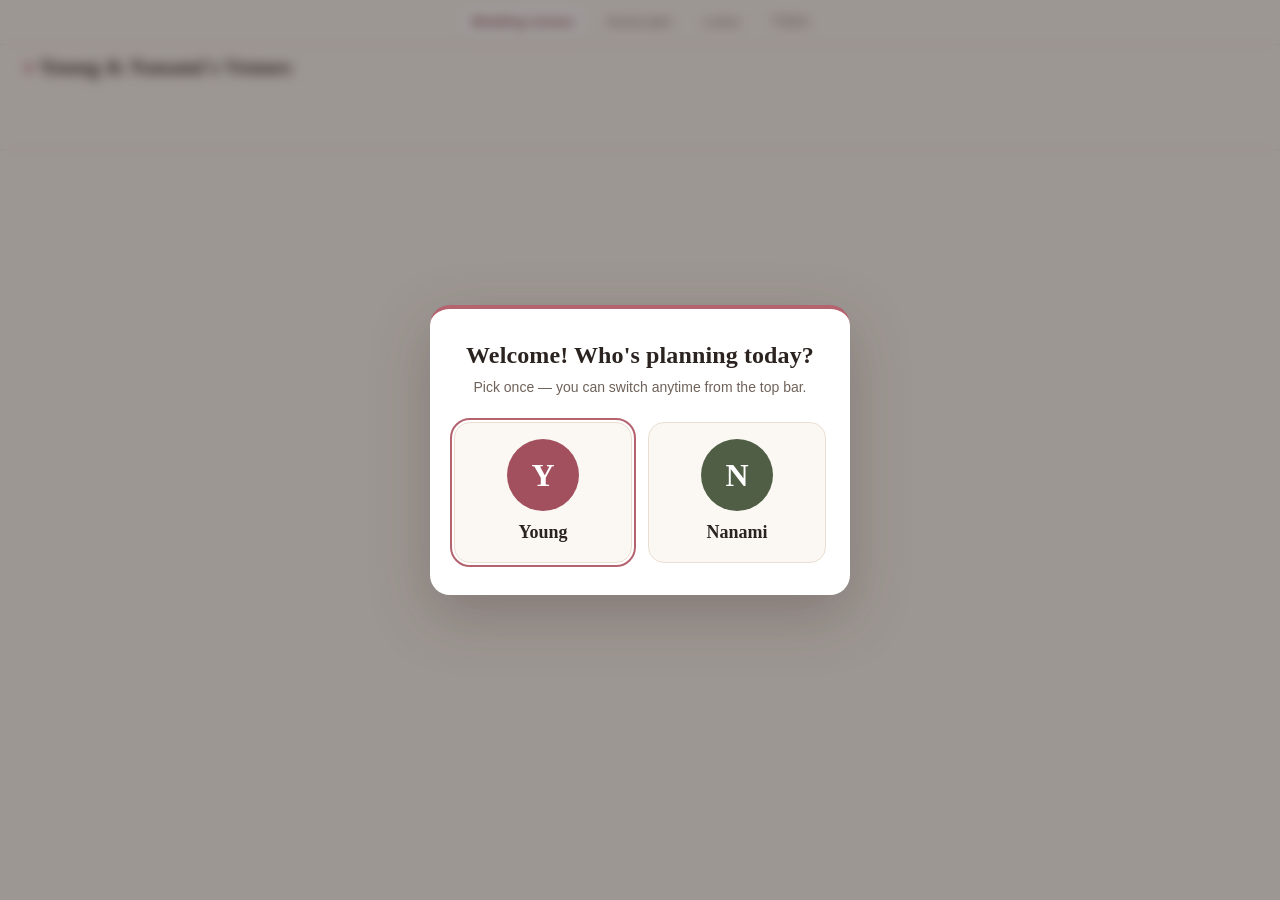
<file: index.html>
<!doctype html>
<html lang="en">
<head>
<meta charset="utf-8">
<meta name="viewport" content="width=device-width,initial-scale=1">
<meta name="robots" content="noindex,nofollow">
<meta name="theme-color" content="#FBF7F2">
<title>Young &amp; Nanami's Venues</title>
<link rel="stylesheet" href="styles.css?v=3">
</head>
<body class="nowho">
<a class="skip" href="#main">Skip to venues</a>
<nav class="sitenav" aria-label="Planner sections">
  <a href="./" aria-current="page">Wedding venues</a>
  <a href="house-plan/">House plan</a>
  <a href="loans/">Loans</a>
  <a href="todo/">TODO</a>
</nav>
<header id="hdr">
  <div class="top">
    <div class="brand">
      <h1><span class="heart" aria-hidden="true">&#9829;</span> <span id="title">Young &amp; Nanami's Venues</span></h1>
      <span id="sync" class="sync local" role="status" title="Sync status"><span class="dot" aria-hidden="true"></span><span class="txt">On this device only</span></span>
    </div>
    <button id="switchWho" class="whochip" type="button" aria-label="Switch who is planning"></button>
  </div>
  <div class="bar">
    <nav class="views" aria-label="Views">
      <a href="#all" data-view="venues">Venues</a>
      <a href="#compare" data-view="compare">Compare</a>
      <a href="#requests" data-view="requests">Requests</a>
    </nav>
    <div class="progress" id="progress" aria-label="Voting progress"></div>
  </div>
</header>

<div id="main" tabindex="-1">
  <section id="pcard" class="pcard hide" aria-label="Our progress"></section>
  <div id="venuesView">
    <div class="search">
      <input id="q" type="search" placeholder="Search venues (name, town, type\u2026)" aria-label="Search venues" autocomplete="off" enterkeyhint="search">
      <button id="qclear" type="button" class="hide" aria-label="Clear search">&times;</button>
    </div>
    <nav class="chips" id="chips" aria-label="Filter venues"></nav>
    <div id="list" class="grid"></div>
  </div>
  <div id="compareView" class="hide"></div>
  <div id="requestsView" class="hide"></div>
</div>

<div id="who-modal" class="modal hide" role="dialog" aria-modal="true" aria-labelledby="whoTitle">
  <div class="box">
    <h2 id="whoTitle">Welcome! Who's planning today?</h2>
    <p>Pick once — you can switch anytime from the top bar.</p>
    <div class="choices">
      <button type="button" data-who="Young" class="choice"><span class="av rose" aria-hidden="true">Y</span><span class="cname">Young</span></button>
      <button type="button" data-who="Nanami" class="choice"><span class="av sage" aria-hidden="true">N</span><span class="cname">Nanami</span></button>
    </div>
  </div>
</div>

<div id="lb" class="hide" role="dialog" aria-modal="true" aria-label="Photo viewer">
  <div class="lbstage"><img id="lbImg" alt=""></div>
  <div class="lbcap"><span id="lbName"></span> <span id="lbCount" class="lbcount"></span></div>
  <button id="lbPrev" type="button" aria-label="Previous photo">&#8249;</button>
  <button id="lbNext" type="button" aria-label="Next photo">&#8250;</button>
  <button id="lbClose" type="button" aria-label="Close">&times;</button>
</div>

<footer>Estimates are rough planning numbers, not quotes. Photos are from venue websites and Here Comes The Guide, for personal use only.</footer>
<script src="config.js?v=2"></script>
<script src="app.js?v=2"></script>
</body>
</html>
</file>
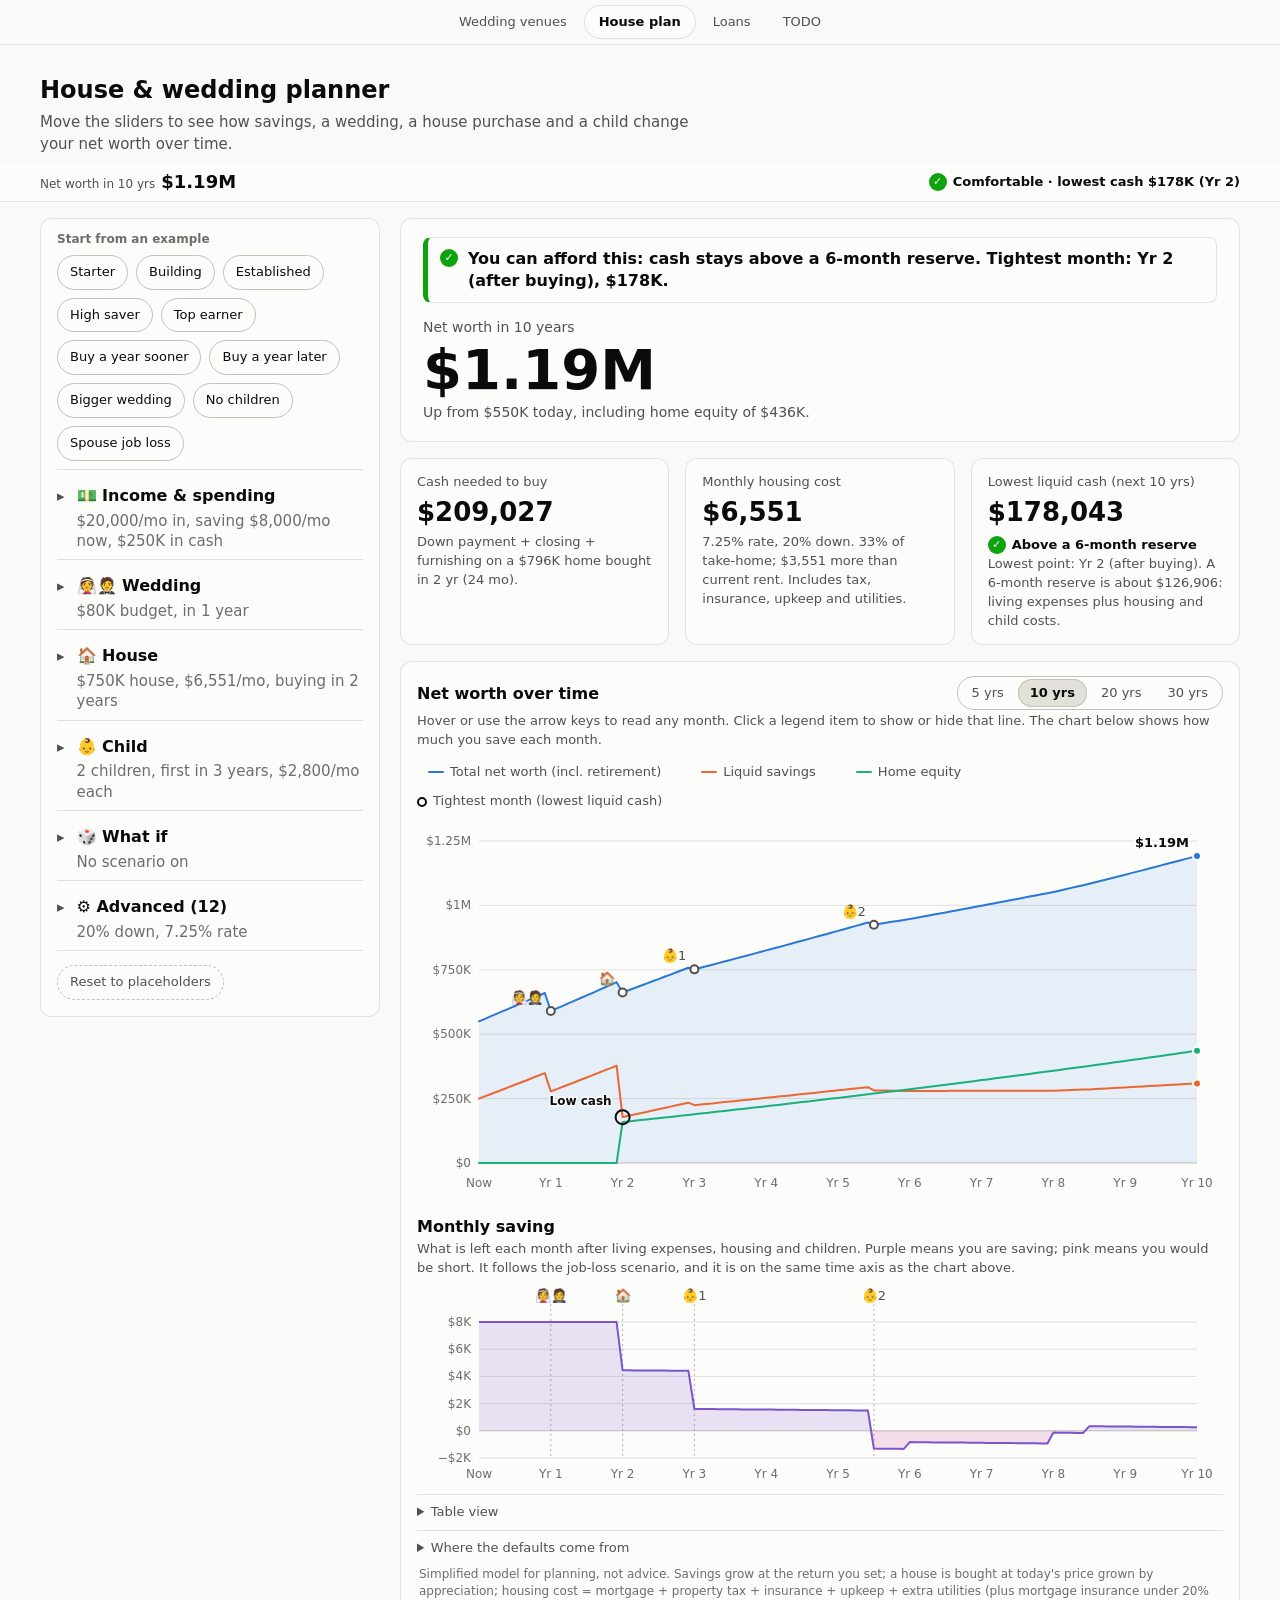
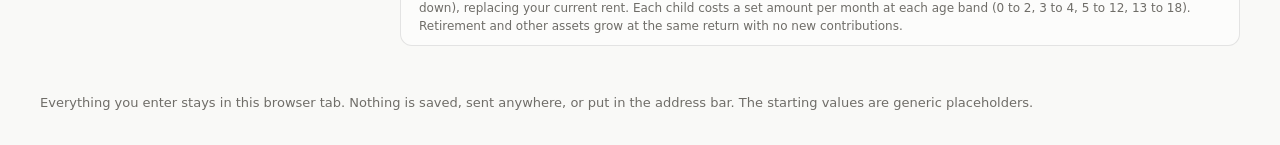
<file: house-plan/index.html>
<!doctype html>
<html lang="en">
<head>
<meta charset="utf-8">
<meta name="viewport" content="width=device-width, initial-scale=1">
<meta name="robots" content="noindex, nofollow">
<title>House &amp; wedding planner</title>
<style>
  /* Colors follow the dataviz reference palette; swap the custom properties to rebrand. */
  :root { color-scheme: light dark; }
  html { scroll-padding-top: 76px; }
  body.viz-root {
    --page:           #f9f9f7;
    --surface-1:      #fcfcfb;
    --text-primary:   #0b0b0b;
    --text-secondary: #52514e;
    --text-muted:     #6f6d68;
    --grid:           #e1e0d9;
    --axis:           #c3c2b7;
    --border:         rgba(11,11,11,0.10);
    --series-1:       #2a78d6;   /* total net worth */
    --series-2:       #eb6834;   /* liquid savings  */
    --series-3:       #1baf7a;   /* home equity     */
    --series-4:       #7b55c9;   /* monthly take-home */
    --series-5:       #c93a8e;   /* monthly spending  */
    --good:           #0ca30c;
    --warning:        #fab219;
    --critical:       #d03b3b;
    margin: 0; background: var(--page); color: var(--text-primary);
    font: 15px/1.45 system-ui, -apple-system, "Segoe UI", sans-serif;
  }
  @media (prefers-color-scheme: dark) {
    body.viz-root {
      --page:           #0d0d0d;
      --surface-1:      #1a1a19;
      --text-primary:   #f0efec;
      --text-secondary: #c3c2b7;
      --text-muted:     #a09e97;
      --grid:           #2c2c2a;
      --axis:           #383835;
      --border:         rgba(255,255,255,0.10);
      --series-1:       #3987e5;
      --series-2:       #d95926;
      --series-3:       #199e70;
      --series-4:       #9a7ae0;
      --series-5:       #e0589f;
    }
  }
  * { box-sizing: border-box; }
  header { max-width: 1240px; margin: 0 auto; padding: 28px 20px 8px; }
  h1 { margin: 0 0 4px; font-size: 24px; font-weight: 650; }
  .sub { margin: 0; color: var(--text-secondary); max-width: 70ch; }
  footer { max-width: 1240px; margin: 0 auto; padding: 0 20px 32px; }
  .privacy { margin: 0; font-size: 13px; color: var(--text-muted); }
  .layout { max-width: 1240px; margin: 0 auto; padding: 16px 20px 48px;
            display: grid; grid-template-columns: 340px minmax(0,1fr); gap: 20px; align-items: start; }
  @media (max-width: 900px) {
    .layout { grid-template-columns: minmax(0,1fr); padding: 12px 14px 40px; }
    .layout .results { display: contents; }
    .layout .hero { order: 1; } .layout .controls { order: 2; } .layout .tiles { order: 3; } .layout .chartcard { order: 4; }
    html { scroll-padding-top: 96px; }
    .stickybar { height: 0; border: 0; padding: 0; background: none; }
    .stickybar .sbin { display: none; position: absolute; top: 0; left: 0; right: 0; background: var(--surface-1); border-bottom: 1px solid var(--border); box-shadow: 0 2px 8px rgba(0,0,0,0.08); }
    .stickybar .sbin.show { display: flex; }
    header { padding: 18px 14px 6px; }
  }

  .stickybar { position: sticky; top: 0; z-index: 10; background: var(--surface-1); border-bottom: 1px solid var(--border); }
  .sbin { display: flex; justify-content: space-between; align-items: center; gap: 2px 12px; flex-wrap: wrap; padding: 6px 20px; max-width: 1240px; margin: 0 auto; }
  .stickybar .sl { font-size: 12px; color: var(--text-secondary); margin-right: 6px; }
  .stickybar strong { font-size: 18px; font-weight: 650; }
  .stickybar .sbd { font-size: 12px; color: var(--text-secondary); margin-left: 8px; }
  .stickybar .status { margin: 0; }
  @media (max-width: 900px) { .stickybar .sbin { padding: 6px 14px; } }

  .card { background: var(--surface-1); border: 1px solid var(--border); border-radius: 12px; min-width: 0; }
  .controls { padding: 12px 16px 12px; min-width: 0; }
  .chips { display: flex; flex-wrap: wrap; gap: 8px; margin: 0 0 8px; }
  .chip { padding: 7px 12px; min-height: 34px; border-radius: 999px; border: 1px solid var(--axis); background: transparent;
          color: var(--text-primary); cursor: pointer; font: inherit; font-size: 13px; }
  .chip:hover { background: var(--grid); }
  .chip:focus-visible, .linkbtn:focus-visible, .num input:focus-visible, summary:focus-visible { outline: 2px solid var(--series-1); outline-offset: 2px; }
  .chip[aria-pressed=true] { background: var(--grid); border-color: var(--text-secondary); font-weight: 600; }
  .resetrow { border-top: 1px solid var(--grid); padding: 14px 0 4px; display: flex; flex-wrap: wrap; gap: 8px 12px; align-items: center; }
  .plabel { font-size: 12px; font-weight: 600; color: var(--text-muted); margin: 0 0 6px; }
  .chip.reset { border-style: dashed; color: var(--text-secondary); }
  .chip.reset.armed { border-style: solid; border-color: var(--critical); color: var(--text-primary); }
  .resetmsg { font-size: 13px; color: var(--text-secondary); display: inline-flex; gap: 8px; align-items: center; }
  .linkbtn { background: none; border: 0; padding: 4px; font: inherit; font-size: 13px; font-weight: 600; color: var(--series-1); text-decoration: underline; cursor: pointer; }
  .pre { display: inline-block; flex: none; width: 0.9em; text-align: right; }
  .suf { display: inline-block; flex: none; width: 1.9em; }
  .row .fmtamt { grid-column: 2; text-align: right; font-size: 12px; color: var(--text-secondary); font-variant-numeric: tabular-nums; margin: 1px 1.9em 0 0; }
  details.group { border-top: 1px solid var(--grid); padding: 10px 0 4px; }
  details.group > summary { cursor: pointer; padding: 4px 0 8px; display: flex; align-items: baseline; flex-wrap: wrap; gap: 2px 6px; list-style: none; }
  details.group > summary::-webkit-details-marker { display: none; }
  details.group > summary::before { content: '\25B8'; display: inline-block; width: .9em; font-size: 15px; color: var(--text-secondary); transition: transform .15s; }
  details.group[open] > summary::before { transform: rotate(90deg); }
  details.group > summary .gname { font-weight: 650; font-size: 16px; }
  /* key facts sit on their own line under the title in soft grey, hidden once the section is open */
  details.group > summary .gkey { flex-basis: 100%; margin: 1px 0 0 calc(.9em + 6px); text-align: left; font-size: 15px; font-weight: 500; line-height: 1.35; color: var(--text-muted); }
  details.group[open] > summary .gkey { display: none; }
  details.group:not([open]) { padding-bottom: 0; }
  @media (prefers-reduced-motion: reduce) { details.group > summary::before { transition: none; } }
  .row { display: grid; grid-template-columns: minmax(0,1fr) auto; gap: 0 8px; margin: 0 0 14px; align-items: center; }
  .row label { color: var(--text-secondary); font-size: 13px; overflow-wrap: anywhere; }
  .num { display: inline-flex; align-items: center; gap: 3px; font-size: 13px; color: var(--text-secondary); }
  .num input { width: 7.6em; max-width: 100%; padding: 4px 6px; font: inherit; font-weight: 600; text-align: right;
               color: var(--text-primary); background: transparent; border: 1px solid var(--axis); border-radius: 6px; }
  .row input[type=range] { grid-column: 1 / -1; width: 100%; margin: 6px 0 0; accent-color: var(--series-1); }
  .row .hint { grid-column: 1 / -1; font-size: 12px; color: var(--text-muted); margin-top: 2px; overflow-wrap: anywhere; }

  .results { display: grid; gap: 16px; min-width: 0; }
  .hero { padding: 18px 22px; }
  .verdict { display: flex; gap: 10px; align-items: flex-start; padding: 10px 12px; margin: 0 0 14px; border-radius: 8px;
             border: 1px solid var(--border); border-left: 5px solid var(--good); font-size: 16px; font-weight: 600; line-height: 1.35; }
  .verdict.warn { border-left-color: var(--warning); }
  .verdict.bad  { border-left-color: var(--critical); }
  .verdict .icon { margin-top: 1px; flex: none; }
  .hero .label { color: var(--text-secondary); font-size: 14px; }
  .hero .value { font-size: 56px; font-weight: 650; line-height: 1.1; margin: 2px 0; }
  .hero .note { color: var(--text-secondary); font-size: 14px; }
  .delta { font-size: 12px; color: var(--text-secondary); min-height: 0; }
  .delta:empty { display: none; }
  .tiles { display: grid; grid-template-columns: repeat(3, minmax(0,1fr)); gap: 16px; }
  @media (max-width: 700px) { .tiles { grid-template-columns: minmax(0,1fr); } .hero .value { font-size: 44px; } .hero { padding: 16px; } }
  .tile { padding: 14px 16px; }
  .tile .label { color: var(--text-secondary); font-size: 13px; }
  .tile .value { font-size: 26px; font-weight: 650; margin: 2px 0; }
  .tile .note { color: var(--text-secondary); font-size: 13px; }
  .status { display: inline-flex; gap: 6px; align-items: center; font-size: 13px; font-weight: 600; margin-top: 2px; }
  .icon { display: inline-grid; place-items: center; width: 18px; height: 18px; border-radius: 50%;
          font-size: 11px; font-weight: 800; color: #fff; }
  .good .icon { background: var(--good); }
  .warn .icon { background: var(--warning); color: #0b0b0b; }
  .bad  .icon { background: var(--critical); }

  .chartcard { padding: 14px 16px 10px; }
  .chartcard h2 { margin: 0; font-size: 16px; font-weight: 650; }
  .charthead { display: flex; align-items: center; justify-content: space-between; flex-wrap: wrap; gap: 6px 12px; }
  .seg { display: inline-flex; gap: 2px; padding: 2px; border: 1px solid var(--axis); border-radius: 999px; }
  .seg button { min-height: 28px; padding: 0 12px; border: 0; border-radius: 999px; background: transparent; color: var(--text-secondary); font: inherit; font-size: 13px; font-weight: 500; cursor: pointer; }
  .seg button:hover { background: var(--grid); }
  .seg button[aria-pressed="true"] { background: var(--grid); color: var(--text-primary); font-weight: 700; box-shadow: inset 0 0 0 1px var(--axis); }
  .seg button:focus-visible { outline: 2px solid var(--series-1); outline-offset: 2px; }
  .chartcard .desc { margin: 2px 0 8px; color: var(--text-secondary); font-size: 13px; }
  .legend { display: flex; flex-wrap: wrap; gap: 6px 18px; margin: 0 0 6px; padding: 0; list-style: none; font-size: 13px; color: var(--text-secondary); }
  .legend li { display: inline-flex; align-items: center; gap: 6px; }
  .legend li.dim { opacity: .4; }
  .legbtn { display: inline-flex; align-items: center; gap: 6px; min-height: 28px; padding: 0 10px; border: 1px solid transparent; border-radius: 999px; background: transparent; color: inherit; font: inherit; cursor: pointer; }
  .legbtn:hover { background: var(--grid); }
  .legbtn:focus-visible { outline: 2px solid var(--series-1); outline-offset: 2px; }
  .legbtn[aria-pressed="false"] { color: var(--text-muted); text-decoration: line-through; }
  .legbtn[aria-pressed="false"] .key { opacity: .35; }
  .key { display: inline-block; width: 16px; height: 0; border-top: 2px solid; border-radius: 2px; }
  .chart { position: relative; }
  .chartcard h2.subhead { margin-top: 18px; }
  svg { display: block; width: 100%; height: auto; overflow: visible; }
  svg text { font: 12px system-ui, -apple-system, "Segoe UI", sans-serif; fill: var(--text-muted); }
  @media (max-width: 600px) { svg text { font-size: 13px; } svg .endlabel { font-size: 14px; } .chartcard { padding: 12px 10px 8px; } }
  .ring { display: inline-block; width: 10px; height: 10px; border-radius: 50%; border: 2px solid var(--text-primary); }
  .tablewrap { overflow-x: auto; }
  svg .evt { fill: var(--text-secondary); font-size: 13px; font-weight: 500; stroke: var(--surface-1); stroke-width: 3px; paint-order: stroke; }
  svg .tight { fill: var(--text-primary); font-weight: 650; stroke: var(--surface-1); stroke-width: 3px; paint-order: stroke; }
  svg .endlabel { fill: var(--text-primary); font-weight: 650; font-size: 13px; stroke: var(--surface-1); stroke-width: 3px; paint-order: stroke; }
  svg .ax2 { fill: var(--text-muted); }
  svg:focus-visible { outline: 2px solid var(--series-1); outline-offset: 4px; border-radius: 4px; }
  .tooltip { position: absolute; top: 6px; pointer-events: none; min-width: 190px; padding: 8px 10px;
             background: var(--surface-1); border: 1px solid var(--axis); border-radius: 8px;
             box-shadow: 0 4px 14px rgba(0,0,0,0.12); font-size: 13px; display: none; z-index: 2; }
  .tooltip .when { color: var(--text-secondary); margin-bottom: 4px; }
  .tooltip .trow { display: grid; grid-template-columns: 16px auto 1fr; gap: 6px; align-items: center; padding: 1px 0; }
  .tooltip .trow strong { font-weight: 650; color: var(--text-primary); }
  .tooltip .trow span.n { color: var(--text-secondary); text-align: right; }
  details.tableview { margin-top: 8px; border-top: 1px solid var(--grid); padding-top: 8px; }
  details.tableview summary { cursor: pointer; font-size: 13px; color: var(--text-secondary); }
  .row.tg .num { display: none; }
  .row.tg .fmtamt { grid-column: 2; grid-row: 1; margin: 0; font-size: 13px; font-weight: 700; color: var(--text-primary); }
  .spend { font-size: 12px; color: var(--text-secondary); margin: -4px 0 12px; }
  .srcs { margin: 8px 0 4px; padding-left: 18px; font-size: 13px; color: var(--text-secondary); }
  .srcs li { margin: 0 0 6px; }
  .srcs a { color: var(--series-1); }
  table { border-collapse: collapse; width: 100%; min-width: 440px; font-size: 13px; margin-top: 8px; }
  th, td { text-align: right; padding: 4px 8px; border-bottom: 1px solid var(--grid); font-variant-numeric: tabular-nums; }
  th:first-child, td:first-child { text-align: left; }
  th { color: var(--text-secondary); font-weight: 600; }
  .fine { font-size: 12px; color: var(--text-muted); margin: 8px 2px 0; }
  .sitenav { display: flex; flex-wrap: wrap; justify-content: center; gap: 4px; padding: 6px 12px; background: var(--page); border-bottom: 1px solid var(--grid); font-size: 13px; }
  .sitenav a { min-height: 32px; display: inline-flex; align-items: center; padding: 0 14px; border-radius: 999px; color: var(--text-secondary); text-decoration: none; font-weight: 500; }
  .sitenav a:hover { background: var(--grid); }
  .sitenav a[aria-current="page"] { background: var(--surface-1); color: var(--text-primary); font-weight: 700; box-shadow: 0 0 0 1px var(--border); }
</style>
</head>
<body class="viz-root">
<nav class="sitenav" aria-label="Planner sections">
  <a href="../">Wedding venues</a>
  <a href="./" aria-current="page">House plan</a>
  <a href="../loans/">Loans</a>
  <a href="../todo/">TODO</a>
</nav>
<header>
  <h1>House &amp; wedding planner</h1>
  <p class="sub">Move the sliders to see how savings, a wedding, a house purchase and a child change your net worth over time.</p>
</header>

<div class="stickybar" id="sticky" aria-label="Summary">
  <div class="sbin" id="sbin">
    <div><span class="sl" id="sb-label">Net worth in 10 yrs</span><strong id="sb-value">–</strong><span class="sbd" id="sb-delta"></span></div>
    <div class="status" id="sb-status"></div>
  </div>
</div>

<div class="layout">
  <aside class="card controls" id="controls" aria-label="Assumptions"></aside>

  <section class="results">
    <div class="card hero">
      <div class="verdict" id="verdict" role="status"></div>
      <div class="label" id="hero-label">Net worth in 10 years</div>
      <div class="value" id="hero-value">–</div>
      <div class="delta" id="d-hero"></div>
      <div class="note" id="hero-note"></div>
    </div>

    <div class="tiles">
      <div class="card tile">
        <div class="label">Cash needed to buy</div>
        <div class="value" id="t-cash">–</div>
        <div class="delta" id="d-cash"></div>
        <div class="note" id="t-cash-note"></div>
      </div>
      <div class="card tile">
        <div class="label">Monthly housing cost</div>
        <div class="value" id="t-month">–</div>
        <div class="delta" id="d-month"></div>
        <div class="note" id="t-month-note"></div>
      </div>
      <div class="card tile">
        <div class="label" id="t-low-label">Lowest liquid cash (next 10 yrs)</div>
        <div class="value" id="t-low">–</div>
        <div class="delta" id="d-low"></div>
        <div class="status" id="t-status"></div>
        <div class="note" id="t-low-note"></div>
      </div>
    </div>

    <div class="card chartcard">
      <div class="charthead">
        <h2>Net worth over time</h2>
        <div class="seg" id="hz" role="group" aria-label="Time horizon"></div>
      </div>
      <p class="desc">Hover or use the arrow keys to read any month. Click a legend item to show or hide that line. The chart below shows how much you save each month.</p>
      <ul class="legend" id="legend"></ul>
      <div class="chart" id="chart">
        <svg id="svg" viewBox="0 0 820 380" role="img" tabindex="0" aria-label="Net worth chart"></svg>
        <div class="tooltip" id="tip" role="status"></div>
      </div>
      <h2 class="subhead">Monthly saving</h2>
      <p class="desc">What is left each month after living expenses, housing and children. Purple means you are saving; pink means you would be short. It follows the job-loss scenario, and it is on the same time axis as the chart above.</p>
      <div class="chart" id="chart2">
        <svg id="svg2" viewBox="0 0 820 200" role="img" tabindex="0" aria-label="Monthly saving chart"></svg>
        <div class="tooltip" id="tip2" role="status"></div>
      </div>
      <details class="tableview">
        <summary>Table view</summary>
        <div class="tablewrap"><table id="table"></table></div>
      </details>
      <details class="tableview">
        <summary>Where the defaults come from</summary>
        <ul class="srcs">
          <li><b>Mortgage rate 7.25%:</b> the 30-year average was 7.28% on Nov 19, 2026 (<a href="https://www.freddiemac.com/pmms" target="_blank" rel="noopener noreferrer">Freddie Mac</a>).</li>
          <li><b>Child, by age:</b> Massachusetts childcare runs about $2,200 to $2,800 a month for infants, $1,800 to $2,400 for toddlers, $1,400 to $2,000 for preschool and about $1,400 for school-age care (<a href="https://blog.wonderschool.com/family-resources/how-much-does-daycare-cost-in-massachusetts-in-2026" target="_blank" rel="noopener noreferrer">Wonderschool</a>, <a href="https://daycarecalc.com/state-costs/massachusetts" target="_blank" rel="noopener noreferrer">DaycareCalc</a>). Costs do not simply fall with age: USDA found total spending per child roughly flat, about $12,350 to $13,900 a year in 2015 dollars, a little lower for ages 0 to 2 and higher for teens (<a href="https://fns-prod.azureedge.us/sites/default/files/crc2015_March2017.pdf" target="_blank" rel="noopener noreferrer">USDA</a>). LendingTree puts the Massachusetts 18-year total near $274,000 to $282,000, with about $34,000 a year for a small child, mostly day care (<a href="https://www.lendingtree.com/debt-consolidation/raising-a-child-study/" target="_blank" rel="noopener noreferrer">LendingTree</a>). Our defaults add up to about $366,000 per child over 18 years (plus the one-time cost), above those averages because the Boston area and a higher income cost more.</li>
          <li><b>Closing costs 2.5%:</b> Massachusetts estimates range from about 1.3% to 2.4% (<a href="https://www.rocketmortgage.com/learn/closing-costs-massachusetts" target="_blank" rel="noopener noreferrer">Rocket Mortgage</a>, <a href="https://www.bankrate.com/real-estate/closing-costs-in-massachusetts" target="_blank" rel="noopener noreferrer">Bankrate</a>).</li>
          <li><b>Insurance $400/mo:</b> state averages are only about $1,600 to $2,100 a year for $250K to $400K of cover, but a $1M-dwelling policy was quoted near $480 a month (<a href="https://www.moneygeek.com/insurance/homeowners/average-cost-home-insurance-massachusetts" target="_blank" rel="noopener noreferrer">MoneyGeek</a>).</li>
          <li><b>Paid leave:</b> Massachusetts pays up to 12 weeks for bonding, capped at $1,230.39 a week in 2026 (<a href="https://www.mass.gov/info-details/paid-family-and-medical-leave-benefits" target="_blank" rel="noopener noreferrer">Mass.gov</a>), so higher earners lose pay unless an employer tops it up.</li>
          <li><b>Our own estimates, not sourced:</b> the split of child costs from age 3 to 18, extra utilities, upkeep, the one-time cost per child, property tax near $12 per $1,000, and 3% yearly home appreciation. Mortgage insurance (0.5% of the loan a year) is added automatically when you put down less than 20%.</li>
        </ul>
      </details>
      <p class="fine">Simplified model for planning, not advice. Savings grow at the return you set; a house is bought at today's price grown by appreciation; housing cost = mortgage + property tax + insurance + upkeep + extra utilities (plus mortgage insurance under 20% down), replacing your current rent. Each child costs a set amount per month at each age band (0 to 2, 3 to 4, 5 to 12, 13 to 18). Retirement and other assets grow at the same return with no new contributions.</p>
    </div>
  </section>
</div>
<footer><p class="privacy">Everything you enter stays in this browser tab. Nothing is saved, sent anywhere, or put in the address bar. The starting values are generic placeholders.</p></footer>

<script>
'use strict';
const INMAX = 120;   // latest month an event (wedding, purchase, child) can be set
const MAXM = 360;    // model length = longest chart horizon (30 years)
let HZ = 120;        // chart / summary horizon in months (5, 10, 20 or 30 years)

/* ---------- inputs (placeholders only; nothing is persisted) ---------- */
/* Essentials first, in the order people think: income, wedding, house, child (time order); assumptions last. */
const CONFIG = [
  { group: 'Income & spending', items: [
    { id: 'liquid', label: 'Liquid savings today',    min: 0,    max: 2000000, step: 10000, value: 250000, kind: 'money', hint: 'Cash and easy-to-sell savings you could use.' },
    { id: 'take',   label: 'Take-home pay / month',   min: 5000, max: 60000,   step: 500,   value: 20000,  kind: 'money', lo: 1, hint: 'After tax, what lands in your account.' },
    { id: 'live',   label: 'Living expenses / month (not rent)', min: 0, max: 60000, step: 500, value: 9000, kind: 'money', hint: 'Food, transport, bills, fun: everything except rent or the mortgage. What is left of take-home after this, housing and children is your monthly saving.' },
  ]},
  { group: 'Wedding', items: [
    { id: 'wed',  label: 'Wedding budget',     min: 0, max: 400000, step: 5000, value: 80000, kind: 'money' },
    { id: 'wedm', label: 'Wedding happens in', min: 0, max: INMAX, step: 1, value: 12, kind: 'months' }
  ]},
  { group: 'House', items: [
    { id: 'price', label: 'House price (today\'s dollars)', min: 400000, max: 3000000, step: 25000, value: 750000, kind: 'money', hint: 'Grows with appreciation until you buy.' },
    { id: 'buym',  label: 'Buy in',  min: 0, max: INMAX, step: 1, value: 24, kind: 'months' },
    { id: 'rent',  label: 'Rent you pay today / month', min: 0, max: 8000, step: 100, value: 3000, kind: 'money', hint: 'Stops when you buy; the new housing cost replaces it.' }
  ]},
  { group: 'Child', items: [
    { id: 'kids',   label: 'Number of children',  min: 0, max: 2, step: 1, value: 2, kind: 'count', hint: 'The second child follows the gap below.' },
    { id: 'childm', label: 'First child arrives in', min: 0, max: INMAX, step: 1, value: 36, kind: 'months' },
    { id: 'gap',    label: 'Second child comes after', min: 6, max: 60, step: 1, value: 30, kind: 'months', help: g => '= ' + (+(g / 12).toFixed(1)) + ' years after the first' },
    { id: 'childc',  label: 'Cost / month per child, ages 0 to 2',  min: 0, max: 6000, step: 100, value: 2800, kind: 'money', hint: 'Infant and toddler care in the Boston area runs about $2,200 to $2,800 a month, plus roughly $600 for food, diapers, health and clothes.' },
    { id: 'childc3', label: 'Cost / month per child, ages 3 to 4',  min: 0, max: 6000, step: 100, value: 2300, kind: 'money', hint: 'Preschool runs about $1,400 to $2,000 a month in Massachusetts, plus about $650 for everything else.' },
    { id: 'childc2', label: 'Cost / month per child, ages 5 to 12', min: 0, max: 5000, step: 100, value: 1500, kind: 'money', hint: 'After-school and summer care (about $700) plus about $800 for food, clothes, activities and health. Our estimate.' },
    { id: 'childc4', label: 'Cost / month per child, ages 13 to 18', min: 0, max: 5000, step: 100, value: 1100, kind: 'money', hint: 'No childcare, but food, clothes, activities and transport cost more. Our estimate.' }
  ]},
  { group: 'What if', items: [
    { id: 'jobon',   label: 'Spouse loses a job', min: 0, max: 1, step: 1, value: 0, kind: 'toggle' },
    { id: 'joblost', label: 'Take-home lost / month', min: 0, max: 30000, step: 500, value: 8000, kind: 'money', hint: 'Pay that stops while the job is gone. Lower it if you would get unemployment or severance.' },
    { id: 'jobm',    label: 'Job loss starts in', min: 0, max: INMAX, step: 1, value: 30, kind: 'months' },
    { id: 'jobdur',  label: 'Lasts', min: 1, max: 60, step: 1, value: 24, kind: 'months', help: d => '= ' + durText(d) + ' without that income' }
  ]},
  { group: 'Advanced assumptions', advanced: true, items: [
    { id: 'down',  label: 'Down payment',          min: 3,  max: 40, step: 1,     value: 20,  kind: 'pct0', hint: 'Share of the price you pay up front.' },
    { id: 'rate',  label: 'Mortgage rate (30-yr)', min: 4, max: 9, step: 0.125, value: 7.25, kind: 'pct3', hint: 'Yearly interest on the loan. The 30-year average was about 7.3% in mid-November 2026.' },
    { id: 'close', label: 'Closing costs',         min: 1,  max: 5,  step: 0.5,   value: 2.5, kind: 'pct', hi: 20, hint: 'Lender, attorney, title and inspection fees, as a share of the price. Massachusetts estimates run about 1.3% to 2.4%.' },
    { id: 'tax',   label: 'Property tax per $1,000', min: 8, max: 20, step: 0.1, value: 12, kind: 'plain1', hint: 'Yearly tax per $1,000 of home value (12 = 1.2% a year).' },
    { id: 'ins',   label: 'Insurance / month',     min: 100, max: 600, step: 25,   value: 400, kind: 'money', hint: 'Homeowner\'s insurance, per month. Pricey homes cost far more than state averages, and rates jumped in 2026.' },
    { id: 'maint', label: 'Upkeep / yr (share of value)', min: 0.5, max: 3, step: 0.25, value: 1, kind: 'pct', hint: 'Repairs and maintenance. Rules of thumb run 1% to 2% of the home\'s value a year.' },
    { id: 'util',  label: 'Extra utilities vs renting / mo', min: 0, max: 1500, step: 25, value: 350, kind: 'money', hint: 'Heat, electric, water, sewer and snow removal beyond what you pay as a renter. Our estimate.' },
    { id: 'appr',  label: 'Home appreciation / yr', min: 0, max: 6, step: 0.5,   value: 3,   kind: 'pct', hi: 20, hint: 'How much the home\'s price rises each year, on average.' },
    { id: 'birth', label: 'One-time cost per child', min: 0, max: 100000, step: 1000, value: 15000, kind: 'money', hint: 'Birth out-of-pocket, gear and any pay gap during leave. Massachusetts paid leave covers up to 12 weeks, capped near $1,230 a week in 2026.' },
    { id: 'furn',  label: 'Furnishing & early repairs', min: 0, max: 100000, step: 5000, value: 30000, kind: 'money', hint: 'One-time spend right after you buy.' },
    { id: 'ret',    label: 'Return on savings / yr', min: 0,   max: 8,       step: 0.5,   value: 4,      kind: 'pct', hint: 'One steady yearly rate for savings and retirement. Real markets swing up and down.' },
    { id: 'retire', label: 'Retirement & other',      min: 0,   max: 3000000, step: 10000, value: 300000, kind: 'money', hint: '401(k), IRA and similar accounts. They grow but get no new deposits here.' }
  ]}
];
/* What each section shows on its summary line while collapsed (the one or two facts that matter most). */
const inText = m => m === 0 ? 'now' : m % 12 === 0 ? 'in ' + m / 12 + (m === 12 ? ' year' : ' years') : m < 12 ? 'in ' + m + (m === 1 ? ' month' : ' months') : 'in ' + (+(m / 12).toFixed(1)) + ' years';
const durText = d => d % 12 === 0 ? d / 12 + (d === 12 ? ' year' : ' years') : d + (d === 1 ? ' month' : ' months');
const GROUP_ICONS = { 'Income & spending': '\u{1F4B5}', 'Wedding': '\u{1F470}\u{1F935}', 'House': '\u{1F3E0}', 'Child': '\u{1F476}', 'What if': '\u{1F3B2}', 'Advanced assumptions': '\u2699\uFE0F' };
const GROUP_KEYS = {
  'Income & spending':     v => moneyFull(v.take) + '/mo in, saving ' + moneyFull(v.take - v.live - v.rent) + '/mo now, ' + money(v.liquid) + ' in cash',
  'Wedding':              v => money(v.wed) + ' budget, ' + inText(v.wedm),
  'House':                (v, m) => money(v.price) + ' house, ' + moneyFull(m.housingAtBuy) + '/mo, buying ' + inText(v.buym),
  'Child':                v => v.kids === 0 ? 'No children planned' : v.kids === 1 ? moneyFull(v.childc) + '/mo, starting ' + inText(v.childm) : '2 children, first ' + inText(v.childm) + ', ' + moneyFull(v.childc) + '/mo each',
  'What if':              v => v.jobon ? 'Job loss ' + inText(v.jobm) + ', lasts ' + durText(v.jobdur) : 'No scenario on',
  'Advanced assumptions': v => v.down + '% down, ' + v.rate + '% rate'
};
const HARD = { money: [0, 1e9], pct: [0, 30], pct0: [0, 100], pct3: [0, 30], plain1: [0, 100], months: [0, INMAX], count: [0, 2], toggle: [0, 1] };
CONFIG.forEach(g => g.items.forEach(i => { i.lo = i.lo ?? HARD[i.kind][0]; i.hi = i.hi ?? HARD[i.kind][1]; }));
const DEFAULTS = Object.fromEntries(CONFIG.flatMap(g => g.items.map(i => [i.id, i.value])));
const state = { ...DEFAULTS };

/* ---------- formatting ---------- */
function money(n) {
  const a = Math.abs(n), s = n < 0 ? '−' : '';
  if (a >= 1e6) return s + '$' + (a / 1e6).toFixed(2).replace(/\.?0+$/, '') + 'M';
  if (a >= 1e3) return s + '$' + Math.round(a / 1e3) + 'K';
  return s + '$' + Math.round(a);
}
const moneyFull = n => (n < 0 ? '−' : '') + '$' + Math.round(Math.abs(n)).toLocaleString('en-US');
function monthsText(m) {
  if (m === 0) return 'now';
  const y = m / 12;
  return m < 12 ? m + ' mo' : (Number.isInteger(y) ? y + ' yr' : y.toFixed(1) + ' yr') + ' (' + m + ' mo)';
}
function fmt(kind, v) {
  switch (kind) {
    case 'money':  return moneyFull(v);
    case 'pct':    return v.toFixed(1) + '%';
    case 'pct0':   return v.toFixed(0) + '%';
    case 'pct3':   return v.toFixed(3) + '%';
    case 'plain1': return '$' + v.toFixed(1);
    case 'months': return monthsText(v);
    case 'count':  return v + (v === 1 ? ' child' : ' children');
    case 'toggle': return v ? 'On' : 'Off';
  }
}
const yrText = m => m === 0 ? 'now' : 'Yr ' + (+(m / 12).toFixed(1));
const monthHelp = m => m === 0 ? 'Right now (month 0)' : '= ' + yrText(m) + ' \u00b7 month ' + m + ' from now';
const helpFor = (it, v) => it.help ? it.help(v) : monthHelp(v);
function numText(kind, v) {
  if (kind === 'months' || kind === 'count' || kind === 'toggle') return String(Math.round(v));
  if (kind === 'pct3') return String(+v.toFixed(3));
  if (kind === 'money') return String(Math.round(v));
  return String(+v.toFixed(2));
}
const PREFIX = { money: '$', plain1: '$' }, SUFFIX = { pct: '%', pct0: '%', pct3: '%', months: 'mo' };

/* ---------- model ---------- */
function compute(v) {
  const r = v.ret / 100 / 12, appr = Math.pow(1 + v.appr / 100, 1 / 12);
  const i = v.rate / 1200;
  let liquid = v.liquid, retire = v.retire, value = 0, loan = 0, pmt = 0, bought = false;
  const births = v.kids >= 1 ? [v.childm] : [];
  if (v.kids >= 2) births.push(v.childm + v.gap);
  // per-child monthly cost by age: 0-2 infant care, 3-4 preschool, 5-12 school age, 13-18 teen, nothing after
  const childCost = m => births.reduce((sum, b) => { const a = m - b; return sum + (a < 0 ? 0 : a < 36 ? v.childc : a < 60 ? v.childc3 : a < 156 ? v.childc2 : a < 216 ? v.childc4 : 0); }, 0);
  const upkeep = val => val * v.tax / 1000 / 12 + v.ins + val * v.maint / 1200 + v.util;   // property tax + insurance + upkeep + utilities
  let pmi = 0, priceBuy = 0;                                                              // mortgage insurance applies only under 20% down, until the loan falls to 80%
  let cash = 0, housingAtBuy = 0, priceAtBuy = 0, lowAfter = Infinity, lowMonth = -1, loanAtBuy = 0;   // lowAfter = minimum over the WHOLE horizon
  const out = { m: [], liquid: [], equity: [], retire: [], total: [], take: [], spend: [], save: [] };
  for (let m = 0; m <= MAXM; m++) {
    if (m === v.wedm) liquid -= v.wed;
    if (births.includes(m)) liquid -= v.birth * births.filter(b => b === m).length;
    if (m === v.buym) {
      priceAtBuy = v.price * Math.pow(1 + v.appr / 100, m / 12);
      const down = priceAtBuy * v.down / 100, closing = priceAtBuy * v.close / 100;
      cash = down + closing + v.furn;
      liquid -= cash;
      value = priceAtBuy; loan = priceAtBuy - down; loanAtBuy = loan; bought = true;
      pmt = i === 0 ? loan / 360 : loan * i / (1 - Math.pow(1 + i, -360));
      priceBuy = priceAtBuy; pmi = v.down < 20 ? loan * 0.005 / 12 : 0;
      housingAtBuy = pmt + upkeep(value) + pmi;
    }
    if (m <= HZ && liquid < lowAfter) { lowAfter = liquid; lowMonth = m; }
    out.m.push(m); out.liquid.push(liquid); out.retire.push(retire);
    out.equity.push(value - loan); out.total.push(liquid + retire + value - loan);
    // monthly flows: take-home (drops during a job loss) vs spending (living + rent or housing + children). Saving is what is left.
    const inc = v.take - (v.jobon && m >= v.jobm && m < v.jobm + v.jobdur ? v.joblost : 0);
    const exp = v.live + (bought ? pmt + upkeep(value) + (loan > 0.8 * priceBuy ? pmi : 0) : v.rent) + childCost(m);
    out.take.push(inc); out.spend.push(exp); out.save.push(inc - exp);
    if (m < MAXM) {
      liquid = liquid * (1 + r) + (inc - exp);
      if (bought && loan > 0) { loan -= (pmt - loan * i); if (loan < 0) loan = 0; }
      if (bought) value *= appr;
      retire *= 1 + r;
    }
  }
  // realistic monthly spending once the house and child both apply: living costs, housing change, child cost
  let childPeak = 0; for (let m = 0; m <= HZ; m++) childPeak = Math.max(childPeak, childCost(m));
  const spend = v.live + housingAtBuy + childPeak;
  const events = [{ m: v.wedm, name: 'Wedding', icon: '\u{1F470}\u{1F935}', detail: '\u2212' + money(v.wed) }, { m: v.buym, name: 'House', icon: '\u{1F3E0}', detail: '\u2212' + money(cash) + ' cash' }];
  if (v.jobon) events.push({ m: v.jobm, name: 'Job loss', icon: '\u{1F4BC}', detail: '\u2212' + moneyFull(v.joblost) + '/mo for ' + durText(v.jobdur) });
  births.forEach((b, k) => events.push({ m: b, name: v.kids === 1 ? 'Child' : 'Child ' + (k + 1), icon: '\u{1F476}' + (v.kids === 1 ? '' : k + 1), detail: '\u2212' + moneyFull(v.childc) + '/mo' }));
  return { ...out, cash, housingAtBuy, priceAtBuy, loanAtBuy, lowAfter, lowMonth, reserve: 6 * spend, events };
}

/* ---------- DOM helpers ---------- */
const $ = id => document.getElementById(id);
const NS = 'http://www.w3.org/2000/svg';
function s(tag, attrs, text) {
  const e = document.createElementNS(NS, tag);
  for (const k in attrs) e.setAttribute(k, attrs[k]);
  if (text !== undefined) e.textContent = text;
  return e;
}
function h(tag, cls, text) {
  const e = document.createElement(tag);
  if (cls) e.className = cls;
  if (text !== undefined) e.textContent = text;
  return e;
}

/* ---------- controls ---------- */
const outputs = {}, groupKeys = [];
let base = null, lastTouched = null;   // snapshot for "vs before" deltas
function metrics() { return { nw: model.total[HZ], cash: model.cash, month: model.housingAtBuy, low: model.lowAfter }; }
function touch(key) { if (lastTouched !== key) { base = metrics(); lastTouched = key; } }

function setValue(id, v, skipNum) {
  const o = outputs[id], it = o.it;
  v = Math.min(it.hi, Math.max(it.lo, v));
  state[id] = v;
  // widen the slider to fit typed values; shrinks back to the original range when the value fits
  o.inp.min = Math.min(it.min, Math.floor(v / it.step) * it.step);
  o.inp.max = Math.max(it.max, Math.ceil(v / it.step) * it.step);
  o.inp.value = v;
  if (!skipNum) o.num.value = numText(it.kind, v);
  if (o.hint && it.kind === 'months') o.hint.textContent = helpFor(it, v);
}

/* Scenario chips are true toggles: clicking turns one on (remembering the values it changed), clicking again restores them.
   'Sooner' and 'later' share a group, so turning one on first turns the other off. Editing a value a chip changed turns that chip off. */
const PRESETS = [
  { name: 'Buy a year sooner', group: 'buy', keys: ['buym'], set: () => ({ buym: Math.max(0, state.buym - 12) }) },
  { name: 'Buy a year later',  group: 'buy', keys: ['buym'], set: () => ({ buym: Math.min(INMAX, state.buym + 12) }) },
  { name: 'Bigger wedding',    keys: ['wed'],   set: () => ({ wed: state.wed > 0 ? Math.round(state.wed * 1.5 / 5000) * 5000 : 50000 }) },
  { name: 'No children',       keys: ['kids'],   set: () => ({ kids: 0 }) },
  { name: 'Spouse job loss',   keys: ['jobon'],  set: () => ({ jobon: 1 }) }
];
/* Example profiles: five fictional starting points spanning early-career to high-earner. Pick one, then adjust. */
const kidStages = c => ({ childc: c, childc3: Math.round(c * 0.82 / 100) * 100, childc2: Math.round(c * 0.54 / 100) * 100, childc4: Math.round(c * 0.39 / 100) * 100 });   // later stages scale with the first
const PROFILES = [
  { name: 'Starter',     v: { liquid:  60000, retire:   80000, take:  9000, live:  4300, rent: 2200, wed:  35000, wedm: 18, price:  550000, buym: 36, kids: 2, childm: 48, gap: 36, ...kidStages(2200) } },
  { name: 'Building',    v: { liquid: 140000, retire:  180000, take: 14000, live:  6200, rent: 2800, wed:  60000, wedm: 12, price:  750000, buym: 30, kids: 2, childm: 36, gap: 30, ...kidStages(2400) } },
  { name: 'Established', v: { liquid: 320000, retire:  450000, take: 22000, live: 10600, rent: 3400, wed:  90000, wedm: 12, price: 1000000, buym: 24, kids: 2, childm: 30, gap: 30, ...kidStages(2600) } },
  { name: 'High saver',  v: { liquid: 600000, retire:  700000, take: 32000, live: 14000, rent: 4000, wed: 120000, wedm: 18, price: 1400000, buym: 18, kids: 2, childm: 24, gap: 24, ...kidStages(2800) } },
  { name: 'Top earner',  v: { liquid: 900000, retire: 1100000, take: 48000, live: 20500, rent: 5500, wed: 200000, wedm: 12, price: 1900000, buym: 24, kids: 2, childm: 36, gap: 30, ...kidStages(3200) } }
];
const PROFILE_KEYS = Object.keys(PROFILES[0].v);
let activeProfile = null; const profileBtns = {};
const activePreset = {}, presetBtns = {};   // activePreset[name] = { before: { key: value } } while the chip is on
function presetOff(p) {
  const a = activePreset[p.name]; if (!a) return;
  for (const k in a.before) setValue(k, a.before[k]);
  delete activePreset[p.name];
}
function presetOn(p) {
  if (p.group) PRESETS.forEach(q => { if (q !== p && q.group === p.group) presetOff(q); });
  const before = {}; p.keys.forEach(k => { before[k] = state[k]; });
  const ch = p.set(); for (const k in ch) setValue(k, ch[k]);
  activePreset[p.name] = { before };
}
function dropPresetsFor(key) {
  PRESETS.forEach(p => { if (activePreset[p.name] && p.keys.includes(key)) delete activePreset[p.name]; });
  if (activeProfile && PROFILE_KEYS.includes(key)) activeProfile = null;   // you edited a profile value, so it no longer matches
}
function dropAllPresets() { for (const k in activePreset) delete activePreset[k]; activeProfile = null; }

function buildControls() {
  const root = $('controls');
  const plab = h('div', 'plabel', 'Start from an example'), prow = h('div', 'chips');
  prow.setAttribute('role', 'group'); prow.setAttribute('aria-label', 'Example profiles');
  PROFILES.forEach(pf => {
    const b = h('button', 'chip', pf.name); b.type = 'button'; b.setAttribute('aria-pressed', 'false'); profileBtns[pf.name] = b;
    b.addEventListener('click', () => {
      dropAllPresets(); base = null; lastTouched = null;   // a new starting point: no "vs before" comparison
      setValue('jobon', 0);   // a new starting point has no job-loss scenario
      for (const k in pf.v) setValue(k, pf.v[k]);
      activeProfile = pf.name; render();
    });
    prow.appendChild(b);
  });
  root.append(plab, prow);
  const chips = h('div', 'chips'); chips.setAttribute('role', 'group'); chips.setAttribute('aria-label', 'Quick scenarios');
  PRESETS.forEach(p => {
    const b = h('button', 'chip', p.name); b.type = 'button';
    b.setAttribute('aria-pressed', 'false'); presetBtns[p.name] = b;
    b.addEventListener('click', () => {
      lastTouched = null; touch('preset:' + p.name);
      if (activePreset[p.name]) presetOff(p); else presetOn(p);
      render();
    });
    chips.appendChild(b);
  });
  root.appendChild(chips);

  CONFIG.forEach(g => {
    const d = h('details', 'group'); d.open = false;   // collapsed by default; the summary line carries the key facts
    const sum = h('summary'), keyEl = h('span', 'gkey');
    sum.append(h('span', 'gname', (GROUP_ICONS[g.group] || '') + ' ' + (g.advanced ? 'Advanced (' + g.items.length + ')' : g.group)), keyEl);
    d.appendChild(sum);
    groupKeys.push({ el: keyEl, fn: GROUP_KEYS[g.group] });
    g.items.forEach(it => {
      const row = h('div', 'row');
      const lab = h('label', '', it.label); lab.htmlFor = 'num-' + it.id;
      const box = h('span', 'num');
      box.appendChild(h('span', 'pre', PREFIX[it.kind] || ''));
      const num = h('input'); num.type = 'number'; num.id = 'num-' + it.id; num.inputMode = 'decimal';
      num.min = it.lo; num.max = it.hi; num.step = it.step; num.value = numText(it.kind, it.value);
      box.appendChild(num);
      box.appendChild(h('span', 'suf', SUFFIX[it.kind] || ''));
      const fmtEl = (it.kind === 'money' || it.kind === 'toggle') ? h('div', 'fmtamt') : null;
      if (it.kind === 'toggle') row.classList.add('tg');
      const inp = h('input'); inp.type = 'range'; inp.id = 'in-' + it.id;
      inp.min = it.min; inp.max = it.max; inp.step = it.step; inp.value = it.value;
      inp.setAttribute('aria-label', it.label + ' (slider)');
      let hint = null;
      if (it.kind === 'months') hint = h('div', 'hint', helpFor(it, it.value));
      else if (it.hint) hint = h('div', 'hint', it.hint);
      outputs[it.id] = { inp, num, it, hint, fmtEl };
      inp.addEventListener('input', () => {
        touch(it.id); dropPresetsFor(it.id); state[it.id] = parseFloat(inp.value);
        num.value = numText(it.kind, state[it.id]);
        if (hint && it.kind === 'months') hint.textContent = helpFor(it, state[it.id]);
        render();
      });
      num.addEventListener('input', () => {
        let v = parseFloat(num.value); if (isNaN(v)) return;
        if (it.kind === 'months' || it.kind === 'count' || it.kind === 'toggle') v = Math.round(v);
        touch(it.id); dropPresetsFor(it.id); setValue(it.id, v, true); render();
      });
      const norm = () => { num.value = numText(it.kind, state[it.id]); };
      num.addEventListener('change', norm);
      num.addEventListener('keydown', e => { if (e.key === 'Enter') norm(); });
      row.append(lab, box); if (fmtEl) row.appendChild(fmtEl); row.appendChild(inp); if (hint) row.appendChild(hint);
      d.appendChild(row);
    });
    if (g.group === 'Income & spending') { const sl = h('div', 'spend'); sl.id = 'spendline'; d.appendChild(sl); }
    root.appendChild(d);
  });

  // Reset lives at the bottom, away from the chips; needs a second click, then offers Undo.
  const rr = h('div', 'resetrow');
  const reset = h('button', 'chip reset', 'Reset to placeholders'); reset.type = 'button';
  const msg = h('span', 'resetmsg'); msg.setAttribute('role', 'status');
  let armTimer = 0, undoTimer = 0, snapshot = null;
  const disarm = () => { clearTimeout(armTimer); reset.classList.remove('armed'); reset.textContent = 'Reset to placeholders'; };
  reset.addEventListener('click', () => {
    if (!reset.classList.contains('armed')) {
      reset.classList.add('armed'); reset.textContent = 'Click again to reset everything';
      msg.replaceChildren(); armTimer = setTimeout(disarm, 4000); return;
    }
    disarm();
    snapshot = { ...state };
    dropAllPresets();
    for (const k in outputs) setValue(k, DEFAULTS[k]);
    base = null; lastTouched = null; render();
    const undo = h('button', 'linkbtn', 'Undo'); undo.type = 'button';
    undo.addEventListener('click', () => {
      dropAllPresets();
      for (const k in snapshot) setValue(k, snapshot[k]);
      base = null; lastTouched = null; clearTimeout(undoTimer); msg.textContent = 'Your values are back.'; render();
    });
    msg.replaceChildren(document.createTextNode('Values reset to placeholders.'), undo);
    clearTimeout(undoTimer); undoTimer = setTimeout(() => { msg.replaceChildren(); snapshot = null; }, 12000);
  });
  rr.append(reset, msg);
  root.appendChild(rr);
}

/* ---------- chart ---------- */
let W = 820, H = 380, M = { l: 62, r: 78, t: 50, b: 34 }, PW = 0, PH = 0, narrow = false;
function layoutChart() {
  const cw = $('chart').clientWidth || 820;
  narrow = cw < 560;
  W = cw; H = narrow ? 330 : 380;
  M = narrow ? { l: 50, r: 16, t: 24, b: 32 } : { l: 62, r: 26, t: 24, b: 34 };
  PW = W - M.l - M.r; PH = H - M.t - M.b;
}
const SERIES = [
  { key: 'total',  name: 'Total net worth (incl. retirement)', css: '--series-1' },
  { key: 'liquid', name: 'Liquid savings',                     css: '--series-2' },
  { key: 'equity', name: 'Home equity',                        css: '--series-3' }
];
let model = null, sel = null, hov1 = null, hov2 = null;
const hoverAll = m => { if (hov1) hov1.show(m); if (hov2) hov2.show(m); };
const hideAll = () => { if (hov1) hov1.hide(); if (hov2) hov2.hide(); };
const shown = { total: true, liquid: true, equity: true };   // which lines are visible (legend items toggle these)

function niceTicks(lo, hi) {
  const span = hi - lo || 1, raw = span / 5, p = Math.pow(10, Math.floor(Math.log10(raw)));
  const step = [1, 2, 2.5, 5, 10].map(k => k * p).find(x => x >= raw);
  const t = []; let y = Math.floor(lo / step) * step;
  do { t.push(y); y += step; } while (t[t.length - 1] < hi - step * 0.001);
  return { ticks: t, lo: t[0], hi: t[t.length - 1] };
}
const X = m => M.l + (m / HZ) * PW;

function drawChart() {
  layoutChart();
  const svg = $('svg'); svg.replaceChildren(); svg.setAttribute('viewBox', '0 0 ' + W + ' ' + H);
  const VIS = SERIES.filter(x => shown[x.key]);
  const all = VIS.flatMap(x => model[x.key].slice(0, HZ + 1));
  const { ticks, lo, hi } = niceTicks(Math.min(0, ...all), Math.max(...all));
  const Y = v => M.t + (1 - (v - lo) / (hi - lo)) * PH;
  ticks.forEach(t => {
    svg.appendChild(s('line', { x1: M.l, x2: W - M.r, y1: Y(t), y2: Y(t), stroke: t === 0 ? 'var(--axis)' : 'var(--grid)', 'stroke-width': 1 }));
    svg.appendChild(s('text', { x: M.l - 8, y: Y(t) + 4, 'text-anchor': 'end' }, money(t)));
  });
  const ys = HZ <= 120 ? (narrow ? 2 : 1) : HZ <= 240 ? (narrow ? 5 : 2) : (narrow ? 10 : 5);
  for (let yr = 0; yr <= HZ / 12; yr += ys) {
    svg.appendChild(s('text', { x: X(yr * 12), y: H - 10, 'text-anchor': 'middle' }, yr === 0 ? 'Now' : 'Yr ' + yr));
  }

  const evs = model.events.filter(e => e.m <= HZ).sort((a, b) => a.m - b.m);

  // job-loss window: a quiet band behind the lines
  if (state.jobon && state.jobm < HZ) {
    const x0 = X(state.jobm), x1 = X(Math.min(state.jobm + state.jobdur, HZ));
    svg.appendChild(s('rect', { x: x0, y: M.t, width: Math.max(1, x1 - x0), height: PH, fill: 'var(--grid)', opacity: 0.55 }));
  }

  // soft wash under total, then 2px lines
  const area = model.total.slice(0, HZ + 1).map((v, m) => (m ? 'L' : 'M') + X(m).toFixed(1) + ' ' + Y(v).toFixed(1)).join(' ')
             + ' L' + X(HZ) + ' ' + Y(Math.max(0, lo)) + ' L' + X(0) + ' ' + Y(Math.max(0, lo)) + ' Z';
  if (shown.total) svg.appendChild(s('path', { d: area, fill: 'var(--series-1)', opacity: 0.10 }));
  VIS.forEach(x => {
    const d = model[x.key].slice(0, HZ + 1).map((v, m) => (m ? 'L' : 'M') + X(m).toFixed(1) + ' ' + Y(v).toFixed(1)).join(' ');
    svg.appendChild(s('path', { d, fill: 'none', stroke: 'var(' + x.css + ')', 'stroke-width': 2, 'stroke-linejoin': 'round', 'stroke-linecap': 'round' }));
  });

  // markers and labels. One shared placer: each label tries a few spots around its marker and takes the first that stays
  // inside the plot and clear of every earlier label and marker, so nothing hides anything else.
  const placed = [];
  const place = (txt, cls, x, y, r) => {
    const t = s('text', { class: cls }, txt); svg.appendChild(t);
    const w = Math.ceil(t.getComputedTextLength()), a = r + 4, up = -(r + 5), dn = r + 13;
    const spots = [[-a, up, 'end'], [a, dn, 'start'], [a, up, 'start'], [-a, dn, 'end'], [a, up - 18, 'start'], [a, dn + 18, 'start']];
    const box = ([dx, dy, anc]) => { const x0 = anc === 'start' ? x + dx : x + dx - w; return { x0, x1: x0 + w, y0: y + dy - 11, y1: y + dy + 3 }; };
    const ok = bx => bx.x0 >= M.l - 2 && bx.x1 <= W - 2 && bx.y0 >= 2 && bx.y1 <= M.t + PH + 2
      && !placed.some(q => bx.x0 < q.x1 + 3 && bx.x1 > q.x0 - 3 && bx.y0 < q.y1 + 1 && bx.y1 > q.y0 - 1);
    const pick = spots.find(sp => ok(box(sp))) || spots[0];
    placed.push(box(pick), { x0: x - r - 1, x1: x + r + 1, y0: y - r - 1, y1: y + r + 1 });
    t.setAttribute('x', x + pick[0]); t.setAttribute('y', y + pick[1]); t.setAttribute('text-anchor', pick[2]);
  };

  // lowest-cash marker: ring on the liquid line plus a short label
  if (model.lowMonth >= 0 && shown.liquid) {
    const tx = X(model.lowMonth), ty = Y(model.liquid[model.lowMonth]);
    svg.appendChild(s('circle', { cx: tx, cy: ty, r: 7, fill: 'none', stroke: 'var(--text-primary)', 'stroke-width': 2 }));
    place('Low cash', 'tight', tx, ty, 7);
  }
  // events: a small ring on the top visible line plus a one-word grey label
  evs.forEach(e => {
    const x = X(e.m), y = Y(model[VIS[0].key][e.m]);
    svg.appendChild(s('circle', { cx: x, cy: y, r: 4, fill: 'var(--surface-1)', stroke: 'var(--text-secondary)', 'stroke-width': 2 }));
    place(e.icon, 'evt', x, y, 4);
  });

  // end dots with a 2px surface ring; label only the headline series
  VIS.forEach(x => svg.appendChild(s('circle', { cx: X(HZ), cy: Y(model[x.key][HZ]), r: 4, fill: 'var(' + x.css + ')', stroke: 'var(--surface-1)', 'stroke-width': 2 })));
  if (shown.total) svg.appendChild(s('text', { x: X(HZ) - 8, y: Y(model.total[HZ]) - 9, 'text-anchor': 'end', class: 'endlabel' }, money(model.total[HZ])));

  // hover layer
  const cross = s('line', { y1: M.t, y2: M.t + PH, stroke: 'var(--text-muted)', 'stroke-width': 1, visibility: 'hidden' });
  const HV = VIS.map(x => ({ x, f: Y }));
  const dots = HV.map(({ x }) => s('circle', { r: 4, fill: 'var(' + x.css + ')', stroke: 'var(--surface-1)', 'stroke-width': 2, visibility: 'hidden' }));
  svg.append(cross, ...dots);
  const hit = s('rect', { x: M.l, y: M.t - 10, width: PW, height: PH + 20, fill: 'transparent' });
  svg.appendChild(hit);

  function show(m) {
    sel = m; const x = X(m);
    cross.setAttribute('x1', x); cross.setAttribute('x2', x); cross.setAttribute('visibility', 'visible');
    dots.forEach((d, k) => { d.setAttribute('cx', x); d.setAttribute('cy', HV[k].f(model[HV[k].x.key][m])); d.setAttribute('visibility', 'visible'); });
    const tip = $('tip'); tip.replaceChildren();
    tip.appendChild(h('div', 'when', m === 0 ? 'Today' : 'Year ' + (m / 12).toFixed(1) + ' · month ' + m));
    VIS.forEach(sr => {
      const row = h('div', 'trow'), key = h('span', 'key');
      key.style.borderTopColor = 'var(' + sr.css + ')';
      row.append(key, h('strong', '', moneyFull(model[sr.key][m])), h('span', 'n', sr.key === 'total' ? 'Total' : sr.name));
      tip.appendChild(row);
    });
    const ev = model.events.filter(e => e.m === m).map(e => e.icon + ' ' + e.name + ' ' + e.detail);
    if (shown.liquid && m === model.lowMonth) ev.push('Tightest month');
    if (ev.length) tip.appendChild(h('div', 'when', 'Event: ' + ev.join(', ')));
    tip.style.display = 'block';
    const box = $('chart').getBoundingClientRect(), px = (x / W) * box.width;
    tip.style.left = (px + 14 + tip.offsetWidth > box.width ? px - 14 - tip.offsetWidth : px + 14) + 'px';
  }
  function hide() { sel = null; cross.setAttribute('visibility', 'hidden'); dots.forEach(d => d.setAttribute('visibility', 'hidden')); $('tip').style.display = 'none'; }
  hit.addEventListener('pointermove', ev => {
    const b = svg.getBoundingClientRect(), x = (ev.clientX - b.left) * (W / b.width);
    hoverAll(Math.max(0, Math.min(HZ, Math.round((x - M.l) / PW * HZ))));
  });
  hit.addEventListener('pointerleave', hideAll);
  svg.onkeydown = ev => {
    const step = ev.shiftKey ? 12 : 1; let m = sel === null ? HZ : sel;
    if (ev.key === 'ArrowLeft') m -= step; else if (ev.key === 'ArrowRight') m += step;
    else if (ev.key === 'Home') m = 0; else if (ev.key === 'End') m = HZ; else if (ev.key === 'Escape') { hideAll(); return; } else return;
    ev.preventDefault(); hoverAll(Math.max(0, Math.min(HZ, m)));
  };
  svg.onfocus = () => { if (sel === null) hoverAll(0); };
  svg.onblur = hideAll;
  hov1 = { show, hide };
}

/* second chart: monthly saving (take-home minus living expenses, housing and children), same time axis as the net-worth chart */
function drawSavings() {
  const svg = $('svg2'); svg.replaceChildren();
  const H2 = narrow ? 180 : 200, T = 36, B = 28, PH2 = H2 - T - B;
  svg.setAttribute('viewBox', '0 0 ' + W + ' ' + H2);
  const vals = model.save.slice(0, HZ + 1);
  const { ticks, lo, hi } = niceTicks(Math.min(0, ...vals), Math.max(1, ...vals));
  const Y = v => T + (1 - (v - lo) / (hi - lo)) * PH2;
  ticks.forEach(t => {
    svg.appendChild(s('line', { x1: M.l, x2: W - M.r, y1: Y(t), y2: Y(t), stroke: t === 0 ? 'var(--axis)' : 'var(--grid)', 'stroke-width': 1 }));
    svg.appendChild(s('text', { x: M.l - 8, y: Y(t) + 4, 'text-anchor': 'end' }, money(t)));
  });
  const ys = HZ <= 120 ? (narrow ? 2 : 1) : HZ <= 240 ? (narrow ? 5 : 2) : (narrow ? 10 : 5);
  for (let yr = 0; yr <= HZ / 12; yr += ys) svg.appendChild(s('text', { x: X(yr * 12), y: H2 - 8, 'text-anchor': 'middle' }, yr === 0 ? 'Now' : 'Yr ' + yr));
  if (state.jobon && state.jobm < HZ) {
    const x0 = X(state.jobm), x1 = X(Math.min(state.jobm + state.jobdur, HZ));
    svg.appendChild(s('rect', { x: x0, y: T, width: Math.max(1, x1 - x0), height: PH2, fill: 'var(--grid)', opacity: 0.55 }));
  }
  // tint: purple while saving, pink while short
  const z = Y(0); let run = null;
  const flush = () => { if (run && run.pts.length > 1) {
    const top = run.pts.map(q => X(q.m).toFixed(1) + ' ' + Y(q.v).toFixed(1));
    svg.appendChild(s('path', { d: 'M' + top.join(' L') + ' L' + X(run.pts[run.pts.length - 1].m).toFixed(1) + ' ' + z.toFixed(1) + ' L' + X(run.pts[0].m).toFixed(1) + ' ' + z.toFixed(1) + ' Z', fill: run.pos ? 'var(--series-4)' : 'var(--series-5)', opacity: 0.16 })); } run = null; };
  for (let m = 0; m <= HZ; m++) {
    const v = model.save[m], pos = v >= 0;
    if (!run || run.pos !== pos) { const prev = run && run.pts[run.pts.length - 1]; flush(); run = { pos, pts: [] }; if (prev) run.pts.push({ m: m - 1, v: model.save[m - 1] }); }
    run.pts.push({ m, v });
  }
  flush();
  svg.appendChild(s('path', { d: vals.map((v, m) => (m ? 'L' : 'M') + X(m).toFixed(1) + ' ' + Y(v).toFixed(1)).join(' '), fill: 'none', stroke: 'var(--series-4)', 'stroke-width': 2, 'stroke-linejoin': 'round' }));
  // events: faint guide line and emoji along the top (second row when two events sit close together)
  let lastX = -99, lastRow = 1;
  model.events.filter(e => e.m <= HZ).sort((a, b) => a.m - b.m).forEach(e => {
    const x = X(e.m), row = x - lastX < 24 ? 1 - lastRow : 0; lastX = x; lastRow = row;
    svg.appendChild(s('line', { x1: x, x2: x, y1: 18 + row * 14, y2: T + PH2, stroke: 'var(--text-muted)', 'stroke-width': 1, 'stroke-dasharray': '2 3', opacity: 0.5 }));
    svg.appendChild(s('text', { x, y: 14 + row * 14, 'text-anchor': 'middle', class: 'evt' }, e.icon));
  });
  // hover
  const cross = s('line', { y1: T, y2: T + PH2, stroke: 'var(--text-muted)', 'stroke-width': 1, visibility: 'hidden' });
  const dot = s('circle', { r: 4, fill: 'var(--series-4)', stroke: 'var(--surface-1)', 'stroke-width': 2, visibility: 'hidden' });
  const hit = s('rect', { x: M.l, y: T - 10, width: PW, height: PH2 + 20, fill: 'transparent' });
  svg.append(cross, dot, hit);
  function show(m) {
    const x = X(m);
    cross.setAttribute('x1', x); cross.setAttribute('x2', x); cross.setAttribute('visibility', 'visible');
    dot.setAttribute('cx', x); dot.setAttribute('cy', Y(model.save[m])); dot.setAttribute('visibility', 'visible');
    const tip = $('tip2'); tip.replaceChildren();
    tip.appendChild(h('div', 'when', m === 0 ? 'Today' : 'Year ' + (m / 12).toFixed(1) + ' · month ' + m));
    [['Take-home', model.take[m], null], ['Spending', model.spend[m], null], [model.save[m] >= 0 ? 'Left to save' : 'Shortfall', model.save[m], '--series-4']].forEach(([name, val, css]) => {
      const row = h('div', 'trow'), key = h('span', 'key');
      if (css) key.style.borderTopColor = 'var(' + css + ')'; else key.style.borderTopWidth = '0';
      row.append(key, h('strong', '', moneyFull(val)), h('span', 'n', name + ' / mo')); tip.appendChild(row);
    });
    const ev = model.events.filter(e => e.m === m).map(e => e.icon + ' ' + e.name + ' ' + e.detail);
    if (ev.length) tip.appendChild(h('div', 'when', 'Event: ' + ev.join(', ')));
    tip.style.display = 'block';
    const box = $('chart2').getBoundingClientRect(), px = (x / W) * box.width;
    tip.style.left = (px + 14 + tip.offsetWidth > box.width ? px - 14 - tip.offsetWidth : px + 14) + 'px';
  }
  function hide() { cross.setAttribute('visibility', 'hidden'); dot.setAttribute('visibility', 'hidden'); $('tip2').style.display = 'none'; }
  hit.addEventListener('pointermove', ev => {
    const b = svg.getBoundingClientRect(), x = (ev.clientX - b.left) * (W / b.width);
    hoverAll(Math.max(0, Math.min(HZ, Math.round((x - M.l) / PW * HZ))));
  });
  hit.addEventListener('pointerleave', hideAll);
  svg.onkeydown = ev => {
    const step = ev.shiftKey ? 12 : 1; let m = sel === null ? HZ : sel;
    if (ev.key === 'ArrowLeft') m -= step; else if (ev.key === 'ArrowRight') m += step;
    else if (ev.key === 'Home') m = 0; else if (ev.key === 'End') m = HZ; else if (ev.key === 'Escape') { hideAll(); return; } else return;
    ev.preventDefault(); hoverAll(Math.max(0, Math.min(HZ, m)));
  };
  svg.onfocus = () => { if (sel === null) hoverAll(0); };
  svg.onblur = hideAll;
  hov2 = { show, hide };
}
function redrawCharts() { drawChart(); drawSavings(); if (sel !== null) hoverAll(Math.min(sel, HZ)); }

function drawLegend() {
  const ul = $('legend'); ul.replaceChildren();
  SERIES.forEach(sr => {
    const li = h('li'), btn = h('button', 'legbtn'), key = h('span', 'key'); btn.type = 'button';
    key.style.borderTopColor = 'var(' + sr.css + ')';
    btn.setAttribute('aria-pressed', String(shown[sr.key]));
    btn.title = (shown[sr.key] ? 'Hide ' : 'Show ') + sr.name;
    btn.append(key, document.createTextNode(sr.name));
    btn.addEventListener('click', () => {
      const on = SERIES.filter(x => shown[x.key]).length;
      if (shown[sr.key] && on === 1) return;   // always keep at least one net-worth line on screen
      shown[sr.key] = !shown[sr.key];
      drawLegend(); render();
    });
    li.appendChild(btn); ul.appendChild(li);
  });
  const lt = h('li', shown.liquid ? '' : 'dim'); lt.append(h('span', 'ring'), document.createTextNode('Tightest month (lowest liquid cash)')); ul.appendChild(lt);
}

function drawTable() {
  const t = $('table'); t.replaceChildren();
  const head = h('tr'); ['When', 'Total', 'Liquid', 'Home equity', 'Retirement & other', 'Saving / mo'].forEach(c => head.appendChild(h('th', '', c)));
  t.appendChild(head);
  for (let yr = 0; yr <= HZ / 12; yr += HZ <= 120 ? 1 : HZ <= 240 ? 2 : 5) {
    const m = yr * 12, tr = h('tr');
    [yr === 0 ? 'Now' : 'Year ' + yr, moneyFull(model.total[m]), moneyFull(model.liquid[m]), moneyFull(model.equity[m]), moneyFull(model.retire[m]), moneyFull(model.save[m])]
      .forEach(c => tr.appendChild(h('td', '', c)));
    t.appendChild(tr);
  }
}

/* ---------- summary tiles ---------- */
function deltaText(d, f) {
  if (!base || Math.abs(d) < 0.5) return '';
  const txt = f(Math.abs(d));
  if (txt === '$0') return '';
  return (d > 0 ? '\u25b2 +' : '\u25bc \u2212') + txt + ' vs before';
}
function drawSummary(v) {
  const start = v.liquid + v.retire;
  $('hero-value').textContent = money(model.total[HZ]);
  $('hero-note').textContent = 'Up from ' + money(start) + ' today, including home equity of ' + money(model.equity[HZ]) + '.';
  $('d-hero').textContent = base ? deltaText(model.total[HZ] - base.nw, money) : '';
  $('d-cash').textContent = base ? deltaText(model.cash - base.cash, money) : '';
  $('d-month').textContent = base ? deltaText(model.housingAtBuy - base.month, money) : '';
  $('d-low').textContent = base ? deltaText(model.lowAfter - base.low, money) : '';

  $('t-cash').textContent = moneyFull(model.cash);
  $('t-cash-note').textContent = 'Down payment + closing + furnishing on a ' + money(model.priceAtBuy) + ' home bought in ' + monthsText(v.buym) + '.';

  $('t-month').textContent = moneyFull(model.housingAtBuy);
  const pct = model.housingAtBuy / Math.max(1, v.take) * 100;
  $('t-month-note').textContent = v.rate + '% rate, ' + v.down + '% down. ' + pct.toFixed(0) + '% of take-home; ' + (model.housingAtBuy - v.rent >= 0 ? moneyFull(model.housingAtBuy - v.rent) + ' more' : moneyFull(v.rent - model.housingAtBuy) + ' less') + ' than current rent. Includes tax, insurance, upkeep and utilities.';

  const low = model.lowAfter, when = yrText(model.lowMonth);
  const early = model.lowMonth < v.buym;
  const where = early ? 'before the purchase' : 'after buying';
  $('t-low').textContent = moneyFull(low);
  const tightS = ' Tightest month: ' + when + ' (' + where + '), ' + money(low) + '.';
  const incons = v.live + v.rent > v.take, heavy = pct > 35;
  let level = 0, parts = [], txt;
  if (low < 0) { level = 2; txt = 'Short: cash runs out';
    parts.push('This does not work yet: cash runs out ' + (early ? 'before the purchase, ' : 'after buying, ') + 'around ' + when + '.'); }
  else if (low < model.reserve) { level = 1; txt = 'Below a 6-month reserve';
    parts.push('This is tight: cash dips below a 6-month reserve (about ' + money(model.reserve) + ').'); }
  if (incons) { level = Math.max(level, 1); if (!txt) txt = 'Check your inputs';
    parts.push('Your living expenses plus rent (' + moneyFull(v.live + v.rent) + ') are more than your take-home (' + moneyFull(v.take) + '), so you would not be saving anything today. Check them.'); }
  if (heavy) { level = Math.max(level, 1); if (!txt) txt = 'Housing is over 35% of take-home';
    parts.push('Housing would take ' + pct.toFixed(0) + '% of take-home, above the usual 35% guide.'); }
  if (!parts.length) { txt = 'Above a 6-month reserve'; parts.push('You can afford this: cash stays above a 6-month reserve.'); }
  const cls = ['good', 'warn', 'bad'][level], icon = ['✓', '!', '✕'][level], word = ['Comfortable', 'Tight', 'Short'][level];
  const verdict = parts.join(' ') + tightS;
  const st = $('t-status'); st.replaceChildren();
  st.className = 'status ' + cls;
  st.append(h('span', 'icon', icon), h('span', '', txt));
  $('t-low-note').textContent = 'Lowest point: ' + when + ' (' + where + '). A 6-month reserve is about ' + moneyFull(model.reserve) + ': living expenses plus housing and child costs.';

  const vb = $('verdict'); vb.replaceChildren(); vb.className = 'verdict ' + cls;
  vb.append(h('span', 'icon', icon), h('span', '', verdict));

  $('sb-value').textContent = money(model.total[HZ]);
  $('sb-delta').textContent = base ? deltaText(model.total[HZ] - base.nw, money) : '';
  const sb = $('sb-status'); sb.replaceChildren(); sb.className = 'status ' + cls;
  sb.append(h('span', 'icon', icon), h('span', '', word + ' · lowest cash ' + money(low) + ' (' + when + ')'));
}

function render() {
  model = compute(state);
  PRESETS.forEach(p => presetBtns[p.name].setAttribute('aria-pressed', String(!!activePreset[p.name])));
  PROFILES.forEach(pf => profileBtns[pf.name].setAttribute('aria-pressed', String(activeProfile === pf.name)));
  for (const k in outputs) { const o = outputs[k]; if (o.fmtEl) o.fmtEl.textContent = o.it.kind === 'toggle' ? (state[k] ? 'On' : 'Off') : moneyFull(state[k]); }
  const hn = HZ / 12;
  $('hero-label').textContent = 'Net worth in ' + hn + ' years';
  $('sb-label').textContent = 'Net worth in ' + hn + ' yrs';
  $('t-low-label').textContent = 'Lowest liquid cash (next ' + hn + ' yrs)';
  { const sv = state.take - state.live - state.rent, el = $('spendline');
    if (el) el.textContent = sv < 0 ? 'Living expenses plus rent are higher than take-home, so you would be losing ' + moneyFull(-sv) + ' a month.'
      : 'Today you save about ' + moneyFull(sv) + ' a month (take-home minus living expenses and rent). It shrinks when the mortgage and children arrive.'; }
  groupKeys.forEach(g => { if (g.fn) g.el.textContent = g.fn(state, model); });
  drawSummary(state); redrawCharts(); drawTable();
  $('svg').setAttribute('aria-label', 'Net worth chart. Tightest month: ' + yrText(model.lowMonth) + '. Today ' + moneyFull(model.total[0]) + ', in ' + HZ / 12 + ' years ' + moneyFull(model.total[HZ]) + '.');
}

function buildHorizon() {
  const box = $('hz');
  [5, 10, 20, 30].forEach(yrs => {
    const b = h('button', '', yrs + ' yrs'); b.type = 'button';
    b.setAttribute('aria-pressed', String(yrs * 12 === HZ));
    b.addEventListener('click', () => {
      HZ = yrs * 12; sel = null;
      box.querySelectorAll('button').forEach(x => x.setAttribute('aria-pressed', String(x === b)));
      base = null; lastTouched = null;   // "vs before" deltas restart for the new window
      render();
    });
    box.appendChild(b);
  });
}
buildControls(); buildHorizon(); drawLegend(); render();
if ('IntersectionObserver' in window) {   // on narrow screens the summary bar appears only once the hero has scrolled away
  new IntersectionObserver(es => {
    const e = es[es.length - 1];
    $('sbin').classList.toggle('show', !e.isIntersecting && e.boundingClientRect.top < 0);
  }, { rootMargin: '-8px 0px 0px 0px' }).observe(document.querySelector('.hero'));
} else $('sbin').classList.add('show');
let rz = 0, lastW = $('chart').clientWidth;
window.addEventListener('resize', () => {
  cancelAnimationFrame(rz);
  rz = requestAnimationFrame(() => { const w = $('chart').clientWidth; if (w !== lastW) { lastW = w; redrawCharts(); } });
});
</script>
</body>
</html>
</file>
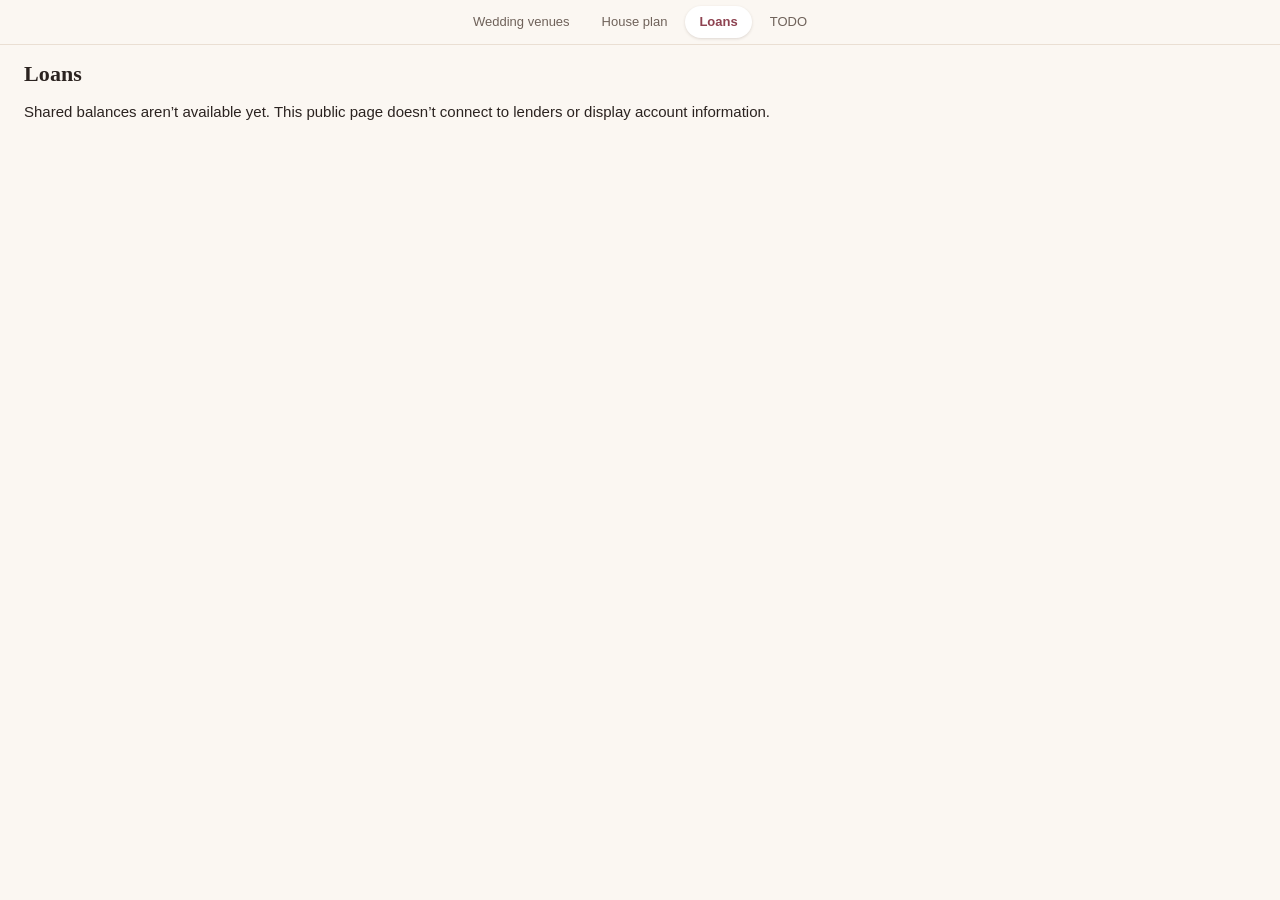
<file: loans/index.html>
<!doctype html>
<html lang="en">
<head>
<meta charset="utf-8">
<meta name="viewport" content="width=device-width,initial-scale=1">
<meta name="robots" content="noindex,nofollow">
<meta name="theme-color" content="#FBF7F2">
<title>Loans · Young &amp; Nanami's planner</title>
<link rel="stylesheet" href="../styles.css?v=3">
<style>
  .loan-intro { max-width: 42rem; margin: 3rem auto; padding: 0 1rem; }
</style>
</head>
<body>
<a class="skip" href="#main">Skip to loans</a>
<nav class="sitenav" aria-label="Planner sections">
  <a href="../">Wedding venues</a>
  <a href="../house-plan/">House plan</a>
  <a href="./" aria-current="page">Loans</a>
  <a href="../todo/">TODO</a>
</nav>
<main id="main" class="loan-intro" tabindex="-1">
  <h1>Loans</h1>
  <p>Shared balances aren’t available yet. This public page doesn’t connect to lenders or display account information.</p>
</main>
</body>
</html>
</file>
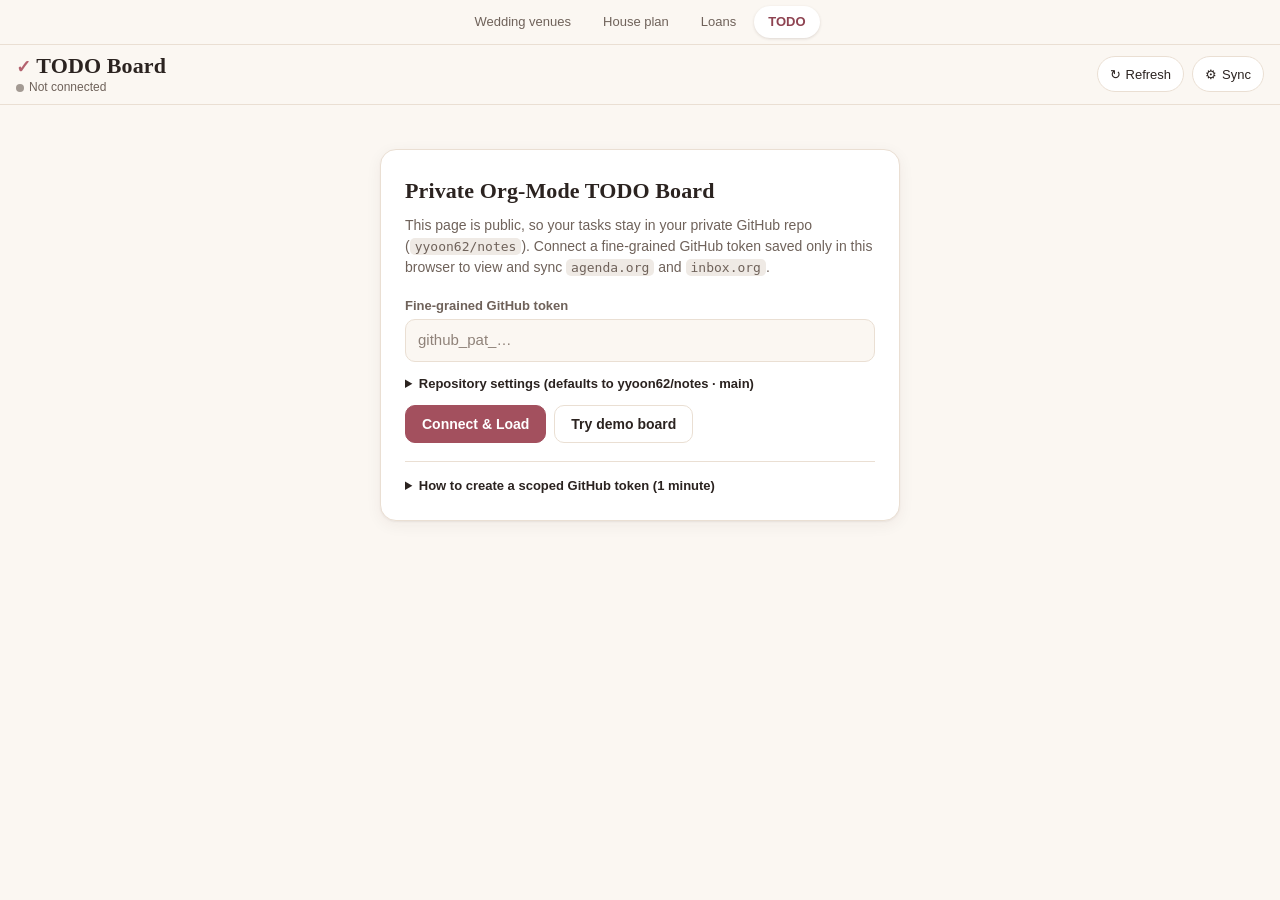
<file: todo/index.html>
<!doctype html>
<html lang="en">
<head>
<meta charset="utf-8">
<meta name="viewport" content="width=device-width,initial-scale=1">
<meta name="robots" content="noindex,nofollow">
<meta name="theme-color" content="#FBF7F2">
<title>TODO · Young &amp; Nanami's planner</title>
<link rel="stylesheet" href="../styles.css?v=3">
<link rel="stylesheet" href="todo.css?v=1">
</head>
<body>
<a class="skip" href="#main">Skip to TODO board</a>
<nav class="sitenav" aria-label="Planner sections">
  <a href="../">Wedding venues</a>
  <a href="../house-plan/">House plan</a>
  <a href="../loans/">Loans</a>
  <a href="./" aria-current="page">TODO</a>
</nav>

<header class="todo-hdr">
  <div class="todo-hdr-inner">
    <div class="brand">
      <h1><span class="heart" aria-hidden="true">&#10003;</span> TODO Board</h1>
      <span id="syncBadge" class="sync" role="status">
        <span class="dot" aria-hidden="true"></span>
        <span id="syncText" class="txt">Not connected</span>
      </span>
    </div>
    <div class="hdr-actions">
      <button id="refreshBtn" class="tbtn" type="button" title="Reload from GitHub" aria-label="Refresh">↻ <span class="btn-lbl">Refresh</span></button>
      <button id="settingsBtn" class="tbtn" type="button" title="GitHub sync settings" aria-label="Settings">⚙ <span class="btn-lbl">Sync</span></button>
    </div>
  </div>
</header>

<main id="main" class="todo-main" tabindex="-1">
  <!-- Locked / Connect screen shown when no GitHub token is stored -->
  <section id="connectView" class="connect-card hide" aria-labelledby="connectTitle">
    <h2 id="connectTitle">Private Org-Mode TODO Board</h2>
    <p class="connect-lead">
      This page is public, so your tasks stay in your private GitHub repo (<code>yyoon62/notes</code>).
      Connect a fine-grained GitHub token saved only in this browser to view and sync <code>agenda.org</code> and <code>inbox.org</code>.
    </p>
    <form id="connectForm" class="stack">
      <label class="field">
        <span>Fine-grained GitHub token</span>
        <input id="connectToken" type="password" placeholder="github_pat_…" autocomplete="off" required>
      </label>
      <details class="adv">
        <summary>Repository settings (defaults to yyoon62/notes · main)</summary>
        <div class="adv-grid">
          <label class="field"><span>Owner</span><input id="connectOwner" type="text" value="yyoon62"></label>
          <label class="field"><span>Repo</span><input id="connectRepo" type="text" value="notes"></label>
          <label class="field"><span>Branch</span><input id="connectBranch" type="text" value="main"></label>
        </div>
      </details>
      <div id="connectError" class="err-box hide" role="alert"></div>
      <div class="row-actions">
        <button type="submit" class="pbtn primary">Connect &amp; Load</button>
        <button id="demoBtn" type="button" class="pbtn">Try demo board</button>
      </div>
    </form>
    <details class="setup-help">
      <summary>How to create a scoped GitHub token (1 minute)</summary>
      <ol>
        <li>Open GitHub → <strong>Settings → Developer settings → Personal access tokens → Fine-grained tokens</strong>.</li>
        <li>Click <strong>Generate new token</strong> and choose <strong>Only select repositories → yyoon62/notes</strong>.</li>
        <li>Under <strong>Repository permissions</strong>, set <strong>Contents</strong> to <strong>Read and write</strong>.</li>
        <li>Generate, copy the token, and paste it above. It is stored only in this browser’s <code>localStorage</code>.</li>
      </ol>
    </details>
  </section>

  <!-- Main board view -->
  <div id="boardView" class="hide">
    <div id="demoBanner" class="demo-banner hide">
      <span><strong>Demo mode</strong> — fictional tasks, changes stay in memory only.</span>
      <button id="exitDemoBtn" type="button" class="tbtn">Connect GitHub</button>
    </div>

    <!-- Quick capture bar -->
    <form id="captureForm" class="capture-bar" aria-label="Add item to Inbox">
      <input id="captureInput" type="text" placeholder="Add to Inbox…" autocomplete="off" enterkeyhint="done" aria-label="New inbox task">
      <button id="captureMoreBtn" type="button" class="tbtn icon-only" title="Add date or note" aria-label="Add date or note">+</button>
      <button type="submit" class="pbtn primary">Add</button>
    </form>
    <div id="captureExtras" class="capture-extras hide">
      <label class="field inline-field">
        <span>Scheduled</span>
        <input id="captureDate" type="date">
      </label>
      <label class="field grow-field">
        <span>Note (optional)</span>
        <input id="captureNote" type="text" placeholder="Context, link, or reminder…">
      </label>
    </div>

    <!-- Mobile section jump tabs -->
    <nav id="mobileTabs" class="mobile-tabs" aria-label="Jump to column">
      <button type="button" data-col="now" class="mtab active">Now <span class="mcount" data-count="now">0/3</span></button>
      <button type="button" data-col="inbox" class="mtab">Inbox <span class="mcount" data-count="inbox">0</span></button>
      <button type="button" data-col="waitlist" class="mtab">Waitlist <span class="mcount" data-count="waitlist">0</span></button>
      <button type="button" data-col="done" class="mtab">Done <span class="mcount" data-count="done">0</span></button>
    </nav>

    <!-- 4-column board -->
    <section id="board" class="board" aria-label="TODO columns">
      <div class="col col-now" data-col="now">
        <div class="col-hdr">
          <h2>Now <span class="kw-pill kw-next">NEXT</span></h2>
          <span class="col-count" id="count-now">0 / 3</span>
        </div>
        <div class="col-list" id="list-now" data-drop-col="now"></div>
      </div>

      <div class="col col-inbox" data-col="inbox">
        <div class="col-hdr">
          <h2>Inbox <span class="kw-pill kw-todo">inbox.org</span></h2>
          <span class="col-count" id="count-inbox">0</span>
        </div>
        <div class="col-list" id="list-inbox" data-drop-col="inbox"></div>
      </div>

      <div class="col col-waitlist" data-col="waitlist">
        <div class="col-hdr">
          <h2>Waitlist <span class="kw-pill kw-waiting">WAITING</span></h2>
          <span class="col-count" id="count-waitlist">0</span>
        </div>
        <div class="col-list" id="list-waitlist" data-drop-col="waitlist"></div>
      </div>

      <div class="col col-done" data-col="done">
        <div class="col-hdr">
          <h2>Done <span class="kw-pill kw-done">DONE</span></h2>
          <span class="col-count" id="count-done">0</span>
        </div>
        <div class="col-list" id="list-done" data-drop-col="done"></div>
        <button id="toggleDoneBtn" type="button" class="show-more hide">Show all completed</button>
      </div>
    </section>
  </div>
</main>

<!-- Sticky drop dock that appears during drag for effortless phone drag-to-DONE -->
<div id="dragDock" class="drag-dock hide" aria-hidden="true">
  <div class="dock-target dock-now" data-drop-col="now">→ Now</div>
  <div class="dock-target dock-wait" data-drop-col="waitlist">⏸ Waitlist</div>
  <div class="dock-target dock-done" data-drop-col="done">✓ Drop for DONE</div>
</div>

<!-- Toast notification -->
<div id="toast" class="toast hide" role="status" aria-live="polite"></div>

<!-- Modal: Settings -->
<div id="settingsModal" class="tmodal hide" role="dialog" aria-modal="true" aria-labelledby="settingsTitle">
  <div class="tmodal-box">
    <div class="tmodal-hdr">
      <h2 id="settingsTitle">GitHub Sync Settings</h2>
      <button type="button" class="tbtn icon-only" data-close-modal="settingsModal" aria-label="Close">&times;</button>
    </div>
    <form id="settingsForm" class="stack">
      <label class="field">
        <span>Fine-grained GitHub token</span>
        <input id="setToken" type="password" placeholder="github_pat_…" autocomplete="off">
      </label>
      <div class="adv-grid">
        <label class="field"><span>Owner</span><input id="setOwner" type="text"></label>
        <label class="field"><span>Repo</span><input id="setRepo" type="text"></label>
        <label class="field"><span>Branch</span><input id="setBranch" type="text"></label>
      </div>
      <div id="settingsError" class="err-box hide" role="alert"></div>
      <div class="row-actions spread">
        <button id="disconnectBtn" type="button" class="pbtn danger">Forget token</button>
        <div class="row-actions">
          <button type="button" class="pbtn" data-close-modal="settingsModal">Cancel</button>
          <button type="submit" class="pbtn primary">Save &amp; Sync</button>
        </div>
      </div>
    </form>
  </div>
</div>

<!-- Modal: Waitlist reason -->
<div id="reasonModal" class="tmodal hide" role="dialog" aria-modal="true" aria-labelledby="reasonTitle">
  <div class="tmodal-box">
    <div class="tmodal-hdr">
      <h2 id="reasonTitle">What is it waiting on?</h2>
      <button type="button" class="tbtn icon-only" data-close-modal="reasonModal" aria-label="Close">&times;</button>
    </div>
    <p id="reasonSubtitle" class="modal-sub"></p>
    <form id="reasonForm" class="stack">
      <label class="field">
        <span>One-line reason</span>
        <input id="reasonInput" type="text" placeholder="e.g., Waiting on reply from venue…" autocomplete="off">
      </label>
      <div class="row-actions end">
        <button type="button" class="pbtn" data-close-modal="reasonModal">Cancel</button>
        <button type="submit" class="pbtn primary">Move</button>
      </div>
    </form>
  </div>
</div>

<!-- Modal: Max 3 NEXT swap -->
<div id="maxNextModal" class="tmodal hide" role="dialog" aria-modal="true" aria-labelledby="maxNextTitle">
  <div class="tmodal-box">
    <div class="tmodal-hdr">
      <h2 id="maxNextTitle">Now already has 3 NEXT items</h2>
      <button type="button" class="tbtn icon-only" data-close-modal="maxNextModal" aria-label="Close">&times;</button>
    </div>
    <p id="maxNextSubtitle" class="modal-sub">Pick one current NEXT item to move to Waitlist first:</p>
    <div id="maxNextChoices" class="swap-list"></div>
    <div class="row-actions end">
      <button type="button" class="pbtn" data-close-modal="maxNextModal">Cancel</button>
    </div>
  </div>
</div>

<!-- Modal: Edit / Details -->
<div id="editModal" class="tmodal hide" role="dialog" aria-modal="true" aria-labelledby="editTitle">
  <div class="tmodal-box">
    <div class="tmodal-hdr">
      <h2 id="editTitle">Edit Task</h2>
      <button type="button" class="tbtn icon-only" data-close-modal="editModal" aria-label="Close">&times;</button>
    </div>
    <form id="editForm" class="stack">
      <label class="field">
        <span>Title</span>
        <input id="editTitleInput" type="text" required>
      </label>
      <label class="field">
        <span>Scheduled date (optional)</span>
        <input id="editDateInput" type="date">
      </label>
      <label class="field">
        <span>Notes / blocker reason</span>
        <textarea id="editNoteInput" rows="4" placeholder="Details, [[file:notes.org][links]], or waiting reason…"></textarea>
      </label>
      <div id="editMeta" class="edit-meta"></div>
      <div class="row-actions spread">
        <button id="cancelTaskBtn" type="button" class="pbtn danger">Mark CANCELLED</button>
        <div class="row-actions">
          <button type="button" class="pbtn" data-close-modal="editModal">Close</button>
          <button type="submit" class="pbtn primary">Save</button>
        </div>
      </div>
    </form>
  </div>
</div>

<script src="org.js?v=1"></script>
<script src="sync.js?v=1"></script>
<script src="todo.js?v=1"></script>
</body>
</html>
</file>
<file: styles.css>
:root{
  --bg:#FBF7F2; --card:#FFFFFF; --line:#EADFD3; --ink:#2B2320; --muted:#6F625A;
  --rose:#B4636F; --rose-strong:#A3505E; --rose-deep:#8E4351; --rose-tint:#F7E6E8; --rose-tint2:#FCF3F4;
  --sage:#7A8B6F; --sage-deep:#4F5E45; --sage-tint:#E9EEE4;
  --gold:#C9A24A; --gold-deep:#7A5E1C; --gold-tint:#F8EFD8;
  --grey:#6F625A; --grey-tint:#EFEAE5;
  --ok:#2F6B3A; --ok-tint:#E3F1E4; --bad:#A3352F; --bad-tint:#FBE3E1;
  --serif:ui-serif,"Iowan Old Style","Palatino Linotype",Palatino,Georgia,serif;
  --sans:-apple-system,BlinkMacSystemFont,"Segoe UI",Roboto,Helvetica,Arial,sans-serif;
  --s1:4px; --s2:8px; --s3:12px; --s4:16px; --s5:24px; --s6:32px;
  --radius:16px;
  --shadow:0 1px 2px rgba(60,40,30,.06),0 4px 16px rgba(60,40,30,.06);
}
*{box-sizing:border-box}
html{-webkit-text-size-adjust:100%}
body{margin:0;font-family:var(--sans);font-size:15px;line-height:1.5;background:var(--bg);color:var(--ink);overflow-x:hidden}
body.locked{overflow:hidden}
.hide{display:none!important}
h1,h2,h3{font-family:var(--serif);font-weight:600;letter-spacing:.005em;color:var(--ink)}
a{color:var(--rose-deep);text-decoration:none}
a:hover,a:focus-visible{text-decoration:underline}
button{font:inherit;color:inherit}
:focus-visible{outline:2px solid var(--rose);outline-offset:2px;border-radius:6px}
.skip{position:absolute;left:-999px;top:0;background:var(--card);padding:var(--s2) var(--s3);z-index:50}
.skip:focus{left:var(--s2);top:var(--s2)}
.sr{position:absolute;width:1px;height:1px;overflow:hidden;clip:rect(0 0 0 0);white-space:nowrap}

/* ---------- site switcher (wedding venues / house plan) ---------- */
.sitenav{display:flex;flex-wrap:wrap;justify-content:center;gap:4px;padding:6px 12px;background:var(--bg);border-bottom:1px solid var(--line);font-size:13px}
.sitenav a{min-height:32px;display:inline-flex;align-items:center;padding:0 14px;border-radius:999px;color:var(--muted);font-weight:500}
.sitenav a:hover{text-decoration:none;background:var(--grey-tint)}
.sitenav a[aria-current="page"]{background:var(--card);color:var(--rose-deep);font-weight:700;box-shadow:0 1px 3px rgba(60,40,30,.15)}

/* ---------- header ---------- */
header{position:sticky;top:0;z-index:10;background:rgba(251,247,242,.94);backdrop-filter:saturate(1.2) blur(8px);-webkit-backdrop-filter:saturate(1.2) blur(8px);border-bottom:1px solid var(--line);padding:6px 12px}
.top{display:flex;justify-content:space-between;align-items:center;gap:var(--s2);min-height:44px}
.brand{min-width:0;display:flex;flex-direction:column;align-items:flex-start}
h1{font-size:20px;line-height:1.15;margin:0;white-space:nowrap}
h1 .heart{color:var(--rose);font-size:.8em}
.sync{display:inline-flex;align-items:center;gap:5px;font-size:12px;line-height:1.3;color:var(--muted);margin-top:2px;white-space:nowrap}
.sync .dot{width:8px;height:8px;border-radius:50%;background:#A39A93;flex:none}
.sync.ok{color:var(--ok)}.sync.ok .dot{background:#3E9A50}
.sync.bad{color:var(--bad)}.sync.bad .dot{background:#C8443C}
.whochip{display:flex;align-items:center;gap:var(--s2);min-height:44px;padding:4px 12px 4px 4px;border:1px solid var(--line);background:var(--card);border-radius:999px;cursor:pointer;flex:none;text-align:left;font-size:13px;line-height:1.25;box-shadow:0 1px 2px rgba(60,40,30,.05)}
.whochip:hover{border-color:var(--rose)}
.whochip .av{width:34px;height:34px;font-size:15px}
.whochip .wl{display:flex;flex-direction:column}
.whochip .sep{display:none}
.whochip .sw{color:var(--rose-deep);font-weight:600;font-size:12px}
.av{display:inline-flex;align-items:center;justify-content:center;border-radius:50%;color:#fff;font-family:var(--serif);font-weight:600;flex:none}
.av.rose{background:var(--rose-strong)}.av.sage{background:var(--sage-deep)}
body.nowho .whochip,body.nowho .sync,body.nowho .bar,body.nowho #main,body.nowho footer{visibility:hidden}

.bar{display:flex;flex-direction:column-reverse;gap:6px;margin-top:4px}
.progress{display:flex;align-items:center;gap:var(--s3);min-height:28px}
.pp{flex:1;min-width:0;font-size:12px;line-height:1.2;color:var(--muted)}
.pp b{color:var(--ink);font-weight:600}
.pp .track{display:block;height:4px;border-radius:2px;background:var(--grey-tint);margin-top:4px;overflow:hidden}
.pp .fill{display:block;height:100%;border-radius:2px;background:var(--rose);transition:width .3s}
.pp.partner .fill{background:var(--sage)}
.bothlink{flex:none;display:inline-flex;align-items:center;gap:4px;min-height:28px;padding:2px 10px;border-radius:999px;background:var(--rose-tint);color:var(--rose-deep);font-size:12px;font-weight:600;white-space:nowrap}
.bothlink:hover{text-decoration:none;background:#F2D9DD}
.bothlink.zero{background:var(--grey-tint);color:var(--muted);font-weight:500}
.bothlink2.zero{color:var(--muted);font-weight:500}

/* view tabs: segmented control */
.views{display:grid;grid-template-columns:repeat(3,1fr);background:var(--grey-tint);border-radius:999px;padding:2px;gap:2px}
.views a{display:flex;align-items:center;justify-content:center;min-height:36px;border-radius:999px;color:var(--ink);font-size:14px;font-weight:500;white-space:nowrap}
.views a:hover{text-decoration:none;background:rgba(255,255,255,.6)}
.views a[aria-current="page"]{background:var(--card);color:var(--rose-deep);font-weight:700;box-shadow:0 1px 3px rgba(60,40,30,.15)}

/* avatar sync dot (visible on phones, where the sync text is hidden) */
.avw{position:relative;display:inline-flex;flex:none}
.sdot{display:none;position:absolute;right:-2px;bottom:-2px;width:13px;height:13px;border-radius:50%;border:2px solid var(--card);background:#A39A93}
.sdot.ok{background:#3E9A50}.sdot.bad{background:#C8443C}

/* "Our progress" card */
.pcard{background:var(--card);border-radius:14px;box-shadow:var(--shadow);padding:10px 12px 10px 14px;margin:0 0 var(--s3)}
.pcard .prog{display:none}
.pbars{display:grid;grid-template-columns:1fr 1fr;gap:var(--s3)}
.bothlink2{display:inline-flex;align-items:center;min-height:32px;margin-top:4px;font-size:14px;font-weight:600;color:var(--rose-deep)}
.localline{display:flex;align-items:center;gap:var(--s2);font-size:13px;line-height:1.4;color:var(--muted)}
.localline span{flex:1}
.localline .x{flex:none;width:36px;height:36px;margin:-6px -6px -6px 0;border:0;background:transparent;border-radius:50%;cursor:pointer;font-size:13px;color:var(--muted)}
.localline .x:hover{background:var(--grey-tint)}
.pcard.noline{display:none}

/* ---------- layout ---------- */
#main{max-width:680px;margin:0 auto;padding:var(--s3) var(--s3) 0;outline:none}
.chips{position:relative;display:flex;gap:var(--s2);overflow-x:auto;padding:2px 2px var(--s2);margin:0 -2px;scrollbar-width:none;-webkit-mask-image:linear-gradient(90deg,#000 calc(100% - 28px),transparent);mask-image:linear-gradient(90deg,#000 calc(100% - 28px),transparent)}
.chips::-webkit-scrollbar{display:none}
.chips.atend{-webkit-mask-image:none;mask-image:none}
.chips a{flex:none;display:inline-flex;align-items:center;gap:6px;min-height:40px;padding:0 14px;border-radius:999px;border:1px solid var(--line);background:var(--card);color:var(--ink);font-size:14px;white-space:nowrap}
.chips a:hover{text-decoration:none;border-color:var(--rose)}
.chips a .n{font-size:12px;color:var(--muted);font-weight:600}
.chips a[aria-current="true"]{background:var(--rose-strong);border-color:var(--rose-strong);color:#fff}
.chips a[aria-current="true"] .n{color:#fff;opacity:.9}
.chips a:last-child{margin-right:24px}
.grid{display:grid;grid-template-columns:1fr;gap:var(--s4);margin-top:var(--s2)}

/* ---------- card ---------- */
.card{display:flex;flex-direction:column;background:var(--card);border-radius:var(--radius);box-shadow:var(--shadow);overflow:hidden;scroll-margin-top:150px}
.card[class*="ag-"]{border-top:4px solid transparent}
.card.ag-love{border-top-color:var(--rose)}
.card.ag-mixed,.card.ag-maybe{border-top-color:var(--gold)}
.card.ag-pass{border-top-color:#A39A93}
.card.dim{opacity:.75}
.card .body{padding:var(--s4);display:flex;flex-direction:column;gap:var(--s3);flex:1}
.card .head{display:flex;align-items:baseline;flex-wrap:wrap;gap:4px var(--s2)}
.card h2{font-size:22px;line-height:1.2;margin:0}
.area{display:inline-block;font-family:var(--sans);font-size:12px;font-weight:600;padding:2px 10px;border-radius:999px;white-space:nowrap;vertical-align:middle}
.area.Boston{background:var(--sage-tint);color:var(--sage-deep)}
.area.NYC{background:var(--rose-tint);color:var(--rose-deep)}
.loc{font-size:14px;color:var(--muted);margin:-8px 0 0}
.facts{display:grid;grid-template-columns:1fr 1fr;gap:var(--s2)}
.fact{background:var(--bg);border:1px solid var(--line);border-radius:12px;padding:var(--s2) var(--s3)}
.fact .k{display:block;font-size:11px;letter-spacing:.06em;text-transform:uppercase;color:var(--muted);font-weight:600}
.fact .v{display:block;font-size:14px;line-height:1.35;margin-top:2px}
.fact.est .v{font-size:18px;font-weight:700;font-family:var(--serif);white-space:nowrap}
.fact .sub{display:block;font-size:13px;color:var(--muted);line-height:1.3}
.card .note{margin:0;color:var(--ink);font-size:15px}
.links{display:flex;flex-wrap:wrap;gap:var(--s2)}
.linkchip{display:inline-flex;align-items:center;min-height:36px;padding:0 12px;border-radius:999px;border:1px solid var(--line);background:var(--rose-tint2);font-size:13px;font-weight:600;color:var(--rose-deep)}
.linkchip:hover{border-color:var(--rose)}

/* carousel */
.media{position:relative;aspect-ratio:4/3;background:var(--grey-tint);overflow:hidden;min-height:0}
.carousel{display:flex;height:100%;overflow-x:auto;scroll-snap-type:x mandatory;gap:4px;-webkit-overflow-scrolling:touch;scrollbar-width:none;overscroll-behavior-x:contain}
.carousel::-webkit-scrollbar{display:none}
.carousel button.ph{flex:0 0 92%;height:100%;padding:0;border:0;background:var(--grey-tint);scroll-snap-align:start;cursor:zoom-in}
.carousel button.ph:only-child{flex-basis:100%}
.carousel img{display:block;width:100%;height:100%;object-fit:cover}
.carousel button.ph:focus-visible{outline-offset:-4px}
.count{position:absolute;top:10px;right:10px;background:rgba(30,22,20,.62);color:#fff;font-size:12px;font-weight:600;padding:3px 9px;border-radius:999px;pointer-events:none}
.dots{display:flex;justify-content:center;align-items:center;gap:6px;height:16px;background:var(--card)}
.dots i{width:6px;height:6px;border-radius:50%;background:#DCCBBE}
.dots i.on{background:var(--rose);transform:scale(1.25)}
.arrow{display:none;position:absolute;top:50%;margin-top:-22px;width:44px;height:44px;border-radius:50%;border:0;background:rgba(255,255,255,.85);color:var(--ink);font-size:24px;line-height:1;cursor:pointer;box-shadow:0 2px 8px rgba(0,0,0,.18)}
.arrow.prev{left:10px}.arrow.next{right:10px}
.arrow:hover{background:#fff}
.arrow[disabled]{opacity:0;pointer-events:none}
@media (hover:hover) and (min-width:700px){.arrow{display:flex;align-items:center;justify-content:center}}
.placeholder{height:100%;display:flex;flex-direction:column;align-items:center;justify-content:center;gap:var(--s3);text-align:center;padding:var(--s4);background:linear-gradient(135deg,#F8E5E3 0%,#FBF0E8 55%,#EEF0E6 100%);color:var(--muted);font-size:14px}
.placeholder svg{width:56px;height:56px;color:var(--rose)}
.btnlink{display:inline-flex;align-items:center;min-height:40px;padding:0 16px;border-radius:999px;background:var(--card);border:1px solid var(--rose);color:var(--rose-deep);font-weight:600;font-size:14px}

/* votes */
.bottom{margin-top:auto;display:flex;flex-direction:column;gap:var(--s3);border-top:1px solid var(--line);padding-top:var(--s3)}
.lbl{display:flex;justify-content:space-between;align-items:baseline;font-size:13px;font-weight:600;color:var(--muted);margin:0 0 6px}
.seg{display:grid;grid-template-columns:repeat(3,1fr);gap:var(--s2)}
.seg button{min-height:46px;display:flex;align-items:center;justify-content:center;gap:6px;border:1.5px solid #E6C9CD;background:var(--card);border-radius:12px;cursor:pointer;font-size:15px;color:var(--ink);transition:background .15s,border-color .15s}
.seg button:hover{border-color:var(--rose);background:var(--rose-tint2)}
.seg button .ic{font-size:16px;line-height:1}
.seg button.love .ic{color:var(--rose)}
.seg button.maybe .ic{color:var(--gold-deep)}
.seg button.pass .ic{color:var(--muted)}
.seg button[aria-pressed="true"]{font-weight:700;box-shadow:0 2px 6px rgba(60,40,30,.15)}
.seg button.love[aria-pressed="true"]{background:var(--rose-strong);border-color:var(--rose-strong);color:#fff}
.seg button.maybe[aria-pressed="true"]{background:var(--gold);border-color:var(--gold);color:var(--ink)}
.seg button.pass[aria-pressed="true"]{background:var(--grey);border-color:var(--grey);color:#fff}
.seg button[aria-pressed="true"] .ic{color:inherit}
.status-line{display:flex;flex-wrap:wrap;align-items:center;justify-content:flex-end;gap:6px;font-size:13px;font-weight:400}
.lbl.vhead{align-items:center;flex-wrap:wrap;gap:6px var(--s2);margin-bottom:var(--s2)}
.waiting{color:var(--muted);font-style:italic}
.vpill{display:inline-flex;align-items:center;gap:4px;padding:3px 10px;border-radius:999px;font-size:13px;font-weight:600;white-space:nowrap;background:var(--grey-tint);color:var(--muted)}
.vpill.love{background:var(--rose-tint);color:var(--rose-deep)}
.vpill.maybe{background:var(--gold-tint);color:var(--gold-deep)}
.vpill.pass{background:var(--grey-tint);color:#4F4540}
.vpill.none{background:transparent;color:var(--muted);font-weight:400}
.agree{display:inline-flex;align-items:center;gap:4px;padding:3px 10px;border-radius:999px;font-size:13px;font-weight:700}
.agree.love{background:var(--rose-strong);color:#fff}
.agree.mixed,.agree.maybe{background:var(--gold-tint);color:var(--gold-deep);border:1px solid #EBDDB4}
.agree.pass{background:var(--grey-tint);color:#4F4540}

/* notes */
.theirnote{position:relative;background:var(--sage-tint);border-radius:12px 12px 12px 4px;padding:var(--s2) var(--s3);font-size:14px;white-space:pre-wrap;overflow-wrap:anywhere}
.theirnote .who{display:block;font-size:12px;font-weight:700;color:var(--sage-deep);margin-bottom:2px}
.hint{font-weight:500;font-size:12px;color:var(--muted)}
.hint.ok{color:var(--ok)}.hint.bad{color:var(--bad)}
textarea,input{font:inherit;font-size:16px;color:var(--ink);background:var(--card);border:1px solid #DCCBBE;border-radius:12px;padding:10px 12px;width:100%}
textarea{min-height:72px;resize:vertical;display:block;overflow:hidden}
.addnote{display:flex;align-items:center;gap:var(--s2);width:100%;min-height:44px;padding:0 var(--s3);border:1.5px dashed #DCCBBE;border-radius:12px;background:transparent;color:var(--rose-deep);font-weight:600;font-size:14px;cursor:pointer;text-align:left}
.addnote:hover{border-color:var(--rose);background:var(--rose-tint2)}
.addnote .plus{font-size:16px}
textarea:focus,input:focus{outline:2px solid var(--rose);outline-offset:0;border-color:var(--rose)}
::placeholder{color:#8F8279}

.empty{grid-column:1/-1;text-align:center;padding:var(--s6) var(--s4);background:var(--card);border-radius:var(--radius);box-shadow:var(--shadow)}
.empty .big{font-family:var(--serif);font-size:20px;margin:0 0 var(--s3)}
.btn{display:inline-flex;align-items:center;justify-content:center;min-height:44px;padding:0 20px;border-radius:999px;border:0;background:var(--rose-strong);color:#fff;font-weight:600;font-size:15px;cursor:pointer}
.btn:hover{text-decoration:none;background:var(--rose-deep)}
.btn[disabled]{opacity:.6;cursor:default}

/* ---------- compare ---------- */
.summary{display:grid;grid-template-columns:repeat(3,minmax(0,1fr));gap:var(--s2);margin-bottom:var(--s4)}
.tile{display:flex;flex-direction:column;align-items:flex-start;justify-content:center;min-height:64px;padding:8px 12px;border-radius:14px;background:var(--card);box-shadow:var(--shadow);border:0;border-left:4px solid var(--line);font:inherit;color:var(--ink);text-align:left;cursor:pointer;min-width:0}
.tile:hover{text-decoration:none;background:var(--rose-tint2)}
.tile[disabled]{cursor:default;background:var(--card)}
.tile .tn{font-family:var(--serif);font-size:22px;font-weight:600;line-height:1.1;display:flex;align-items:center;gap:6px}
.tile .ti{font-size:17px}
.tile .tl{font-size:13px;font-weight:600;color:var(--muted);line-height:1.25}
.tile .tnames{font-size:12px;color:var(--muted);white-space:nowrap;overflow:hidden;text-overflow:ellipsis;max-width:100%}
.tile.love{border-left-color:var(--rose)}.tile.love .ti{color:var(--rose)}
.tile.mixed{border-left-color:var(--gold)}.tile.mixed .ti{color:var(--gold-deep)}
.tile.todo{border-left-color:#A39A93}
@keyframes flash{from{background:var(--rose-tint)}to{background:var(--card)}}
tr.flash th,tr.flash td,.mrow.flash{animation:flash 1.6s ease-out}
.cmptools{display:flex;align-items:center;justify-content:space-between;gap:var(--s3);margin-bottom:var(--s3);flex-wrap:wrap}
.cmptools h2{margin:0;font-size:22px}
.sortsel{display:flex;align-items:center;gap:var(--s2);font-size:14px;color:var(--muted)}
select{font:inherit;font-size:16px;min-height:44px;padding:0 36px 0 12px;border-radius:12px;border:1px solid #DCCBBE;background:var(--card);color:var(--ink);-webkit-appearance:none;appearance:none;background-image:linear-gradient(45deg,transparent 50%,var(--muted) 50%),linear-gradient(135deg,var(--muted) 50%,transparent 50%);background-position:calc(100% - 18px) 50%,calc(100% - 13px) 50%;background-size:5px 5px;background-repeat:no-repeat}
.thumb{width:48px;height:48px;border-radius:10px;object-fit:cover;flex:none;background:linear-gradient(135deg,#F8E5E3,#EEF0E6)}
.vname{display:inline-flex;align-items:center;gap:var(--s3);font-family:var(--serif);font-weight:600;font-size:16px;color:var(--ink);line-height:1.25}
.vname:hover{color:var(--rose-deep)}
.tablewrap{display:none;background:var(--card);border-radius:var(--radius);box-shadow:var(--shadow);overflow:auto;max-height:calc(100vh - 170px)}
table{border-collapse:separate;border-spacing:0;width:100%;font-size:14px}
th,td{padding:12px;text-align:left;vertical-align:middle;border-bottom:1px solid var(--line)}
thead th{position:sticky;top:0;z-index:2;background:var(--card);font-size:12px;text-transform:uppercase;letter-spacing:.06em;color:var(--muted);font-weight:700}
tbody th{position:sticky;left:0;z-index:1;background:var(--card);font-weight:normal;min-width:240px}
thead th:first-child{left:0;z-index:3}
tr.grp th{background:var(--bg);font-family:var(--serif);font-size:15px;color:var(--ink);padding:8px 12px;text-transform:none;letter-spacing:0}
td.est{font-weight:700;white-space:nowrap}
td.fee{color:var(--muted);font-size:13px;min-width:180px}
td.ag{text-align:center;font-size:18px}
td.ag .love{color:var(--rose)}td.ag .mixed{color:var(--gold-deep)}td.ag .pass{color:#A39A93;font-size:15px}
.mlist{display:flex;flex-direction:column;gap:var(--s3)}
.mgrp{font-family:var(--serif);font-size:17px;margin:var(--s3) 0 0}
.mrow{display:grid;grid-template-columns:48px 1fr;gap:var(--s2) var(--s3);background:var(--card);border-radius:14px;box-shadow:var(--shadow);padding:var(--s3)}
.mrow .mmain{min-width:0;display:flex;flex-direction:column;gap:4px}
.mrow .mtop{display:flex;align-items:center;gap:var(--s2);flex-wrap:wrap}
.mrow .vname{font-size:16px}
.mrow .mvotes{display:grid;grid-template-columns:1fr 1fr;gap:var(--s2)}
.mrow .mv{display:flex;align-items:center;gap:6px;min-width:0;font-size:13px}
.mrow .mwho{font-size:12px;font-weight:600;color:var(--muted);flex:none}
.mrow .mest{font-weight:700;font-size:14px}
.mrow .mfee{font-size:12px;color:var(--muted);line-height:1.35}

/* ---------- requests ---------- */
.reqlayout{display:grid;gap:var(--s4)}
.reqform{background:var(--card);border-radius:var(--radius);box-shadow:var(--shadow);padding:var(--s4) var(--s4) var(--s5)}
.reqform h2{font-size:22px;margin:0 0 var(--s1)}
.reqform .intro{margin:0 0 var(--s2);color:var(--muted);font-size:14px}
.reqform label{display:block;font-size:13px;font-weight:600;color:var(--muted);margin:var(--s3) 0 4px}
.reqform input{min-height:44px}
.reqform .actions{margin-top:var(--s4);display:flex;flex-direction:column;align-items:flex-start;gap:var(--s3)}
.notice{font-size:14px;padding:var(--s2) var(--s3);border-radius:10px;border:1px solid}
.notice.ok{background:var(--ok-tint);color:var(--ok);border-color:#C3DFC6}
.notice.warn{background:var(--gold-tint);color:#5C4718;border-color:#EBDDB4}
.reqcol h2{font-size:20px;margin:var(--s2) 0 var(--s3)}
.req{position:relative;background:var(--card);border-radius:14px;box-shadow:var(--shadow);padding:var(--s3) var(--s4);margin:0 0 var(--s3);font-size:14px;overflow-wrap:anywhere}
.req .rtop{display:flex;justify-content:space-between;align-items:flex-start;gap:var(--s2)}
.req .rname{font-family:var(--serif);font-weight:600;font-size:17px}
.req .rmeta{font-size:12px;color:var(--muted);margin-top:4px}
.req .rnote{margin-top:4px}
.status{flex:none;font-size:12px;font-weight:700;padding:2px 10px;border-radius:999px;text-transform:capitalize;background:var(--grey-tint);color:#4F4540}
.status.new{background:var(--rose-tint);color:var(--rose-deep)}
.status.researching{background:var(--gold-tint);color:var(--gold-deep)}
.status.added{background:var(--ok-tint);color:var(--ok)}
.status.declined{background:var(--grey-tint);color:#4F4540}
.reqempty{color:var(--muted);background:var(--card);border-radius:14px;padding:var(--s4);text-align:center;box-shadow:var(--shadow);margin:0}

/* ---------- modal ---------- */
.modal{position:fixed;inset:0;background:rgba(43,35,32,.45);backdrop-filter:blur(6px);-webkit-backdrop-filter:blur(6px);display:flex;align-items:center;justify-content:center;z-index:30;padding:var(--s4)}
.modal .box{background:var(--card);padding:var(--s6) var(--s5);border-radius:20px;text-align:center;box-shadow:0 20px 60px rgba(60,40,30,.25);max-width:420px;width:100%;border-top:4px solid var(--rose)}
.modal h2{font-size:24px;margin:0 0 var(--s2);line-height:1.2}
.modal p{margin:0 0 var(--s5);color:var(--muted);font-size:14px}
.choices{display:grid;grid-template-columns:1fr 1fr;gap:var(--s4)}
.choice{display:flex;flex-direction:column;align-items:center;justify-content:center;gap:var(--s2);min-height:140px;padding:var(--s4) var(--s2);border-radius:16px;border:1.5px solid var(--line);background:var(--bg);cursor:pointer;transition:border-color .15s,transform .15s}
.choice:hover{border-color:var(--rose);transform:translateY(-1px)}
.choice .av{width:72px;height:72px;font-size:32px}
.choice .cname{font-family:var(--serif);font-size:18px;font-weight:600}

/* ---------- lightbox ---------- */
#lb{position:fixed;inset:0;background:rgba(20,15,14,.95);z-index:40;display:flex;flex-direction:column;align-items:center;justify-content:center;touch-action:pan-y}
.lbstage{flex:1;display:flex;align-items:center;justify-content:center;width:100%;min-height:0;padding:56px 8px 0}
#lbImg{max-width:100%;max-height:100%;object-fit:contain;border-radius:4px}
.lbcap{color:#fff;font-family:var(--serif);font-size:17px;padding:var(--s3) var(--s4) var(--s5);text-align:center}
.lbcount{font-family:var(--sans);font-size:13px;color:rgba(255,255,255,.75);margin-left:8px}
#lb button{position:absolute;background:rgba(255,255,255,.14);border:0;color:#fff;font-size:30px;width:48px;height:48px;cursor:pointer;border-radius:50%;display:flex;align-items:center;justify-content:center}
#lb button:hover{background:rgba(255,255,255,.26)}
#lbPrev{left:10px;top:50%;margin-top:-24px}#lbNext{right:10px;top:50%;margin-top:-24px}#lbClose{top:10px;right:10px}

footer{font-size:12px;color:var(--muted);text-align:center;padding:var(--s5) var(--s3) var(--s6)}

/* ---------- breakpoints ---------- */
@media (max-width:699px){
  header{padding:4px 12px}
  h1{font-size:18px}
  .brand .sync{display:none}
  .top{min-height:44px}
  .whochip{padding:3px 12px 3px 3px}
  .whochip .av{width:36px;height:36px;font-size:16px}
  .whochip .me,.whochip .sep{display:none}
  .whochip .sw{font-size:14px}
  .sdot{display:block}
  .bar{margin-top:4px}
  header .progress{display:none}
  body.v-venues .pcard.noline{display:block}
  body.v-venues .pcard .prog{display:block}
  body.v-venues .pcard .localline{border-top:1px solid var(--line);margin-top:6px;padding-top:6px}
  .card .bottom{margin-top:0;gap:8px;padding-top:10px}
  .card .body{padding:10px 14px 12px;gap:8px}
  .loc{margin-top:-6px}
  .media{aspect-ratio:5/3}
  .fact{padding:6px 10px}
  .facts{grid-template-columns:1.45fr 1fr}
  .fact .v{font-size:13px;line-height:1.3}
  .linkchip{min-height:34px}
  .lbl.vhead{margin-bottom:6px}
  .seg button{min-height:44px}
  .card{scroll-margin-top:110px}
  .card .note{font-size:14px;line-height:1.4}
}
@media (min-width:560px){
  .whochip .wl{flex-direction:row;align-items:center;gap:4px}
  .whochip .sep{display:inline;color:var(--muted)}
}
@media (min-width:700px){
  .mlist{display:none}
  .tablewrap{display:block}
  header{padding:8px max(24px,calc((100% - 1272px) / 2))}
  #main{padding:var(--s4) var(--s5) 0}
  h1{font-size:22px}
}
@media (min-width:900px){
  #main{max-width:1320px}
  .bar{flex-direction:row;align-items:center;justify-content:space-between;gap:var(--s5)}
  .views{width:380px;flex:none}
  .progress{width:420px;flex:none}
  .grid{grid-template-columns:repeat(auto-fill,minmax(400px,1fr));gap:var(--s5)}
  .media{aspect-ratio:3/2}
  .carousel button.ph{flex-basis:100%}
  .reqlayout{grid-template-columns:minmax(320px,400px) 1fr;align-items:start;gap:var(--s5)}
  .reqform{position:sticky;top:130px}
  .reqcol h2{margin-top:0}
  .card{scroll-margin-top:120px}
}
@media (prefers-reduced-motion:reduce){
  *,*::before,*::after{transition:none!important;animation:none!important;scroll-behavior:auto!important}
}

.search{position:relative;margin:0 0 var(--s2)}
.search input{width:100%;min-height:44px;padding:0 40px 0 14px;border:1px solid var(--line);border-radius:999px;background:var(--card);color:var(--ink);font:inherit;font-size:16px;-webkit-appearance:none;appearance:none}
.search input::-webkit-search-cancel-button{-webkit-appearance:none}
.search input:focus{outline:2px solid var(--rose-strong);outline-offset:1px}
.search button{position:absolute;right:4px;top:50%;transform:translateY(-50%);width:36px;height:36px;border:0;border-radius:50%;background:transparent;color:var(--muted);font-size:22px;line-height:1;cursor:pointer}
</file>
<file: todo/todo.css>
/* Styles for the Org-Mode TODO tab — inherits warm palette variables from ../styles.css */

.sitenav { flex-wrap: wrap; }

.todo-hdr {
  position: sticky;
  top: 0;
  z-index: 10;
  background: rgba(251, 247, 242, .94);
  backdrop-filter: saturate(1.2) blur(8px);
  -webkit-backdrop-filter: saturate(1.2) blur(8px);
  border-bottom: 1px solid var(--line);
  padding: 8px 16px;
}

.todo-hdr-inner {
  max-width: 1320px;
  margin: 0 auto;
  display: flex;
  justify-content: space-between;
  align-items: center;
  gap: 12px;
}

.hdr-actions {
  display: flex;
  align-items: center;
  gap: 8px;
}

.tbtn {
  display: inline-flex;
  align-items: center;
  justify-content: center;
  gap: 5px;
  min-height: 36px;
  padding: 0 12px;
  border-radius: 999px;
  border: 1px solid var(--line);
  background: var(--card);
  color: var(--ink);
  font-size: 13px;
  font-weight: 500;
  cursor: pointer;
}
.tbtn:hover { border-color: var(--rose); background: var(--rose-tint2); }
.tbtn:disabled { opacity: .55; cursor: default; }
.tbtn.icon-only { width: 36px; padding: 0; font-size: 18px; line-height: 1; }

.pbtn {
  display: inline-flex;
  align-items: center;
  justify-content: center;
  min-height: 38px;
  padding: 0 16px;
  border-radius: 10px;
  border: 1px solid var(--line);
  background: var(--card);
  color: var(--ink);
  font-size: 14px;
  font-weight: 600;
  cursor: pointer;
}
.pbtn:hover { background: var(--grey-tint); }
.pbtn.primary {
  background: var(--rose-strong);
  border-color: var(--rose-strong);
  color: #fff;
}
.pbtn.primary:hover { background: var(--rose-deep); border-color: var(--rose-deep); }
.pbtn.danger {
  color: var(--bad);
  border-color: #E7B9B6;
  background: var(--bad-tint);
}
.pbtn.danger:hover { background: #F7CECA; }

.todo-main {
  max-width: 1320px;
  margin: 0 auto;
  padding: 14px 16px 88px;
}

/* Connect card */
.connect-card {
  max-width: 520px;
  margin: 28px auto;
  padding: 24px;
  background: var(--card);
  border: 1px solid var(--line);
  border-radius: var(--radius);
  box-shadow: var(--shadow);
}
.connect-card h2 { margin: 0 0 8px; font-size: 22px; }
.connect-lead { margin: 0 0 18px; color: var(--muted); font-size: 14px; }
.connect-lead code, .setup-help code {
  background: var(--grey-tint);
  padding: 1px 5px;
  border-radius: 5px;
  font-size: 13px;
}

.stack { display: flex; flex-direction: column; gap: 12px; }
.field { display: flex; flex-direction: column; gap: 4px; font-size: 13px; font-weight: 600; color: var(--muted); }
.field input, .field textarea {
  font: inherit;
  font-size: 15px;
  font-weight: 400;
  color: var(--ink);
  background: var(--bg);
  border: 1px solid var(--line);
  border-radius: 10px;
  padding: 9px 12px;
}
.field input:focus, .field textarea:focus {
  outline: none;
  border-color: var(--rose);
  background: var(--card);
}
.adv { font-size: 13px; color: var(--muted); }
.adv summary, .setup-help summary { cursor: pointer; font-weight: 600; color: var(--ink); }
.adv-grid { display: grid; grid-template-columns: repeat(3, minmax(0, 1fr)); gap: 8px; margin-top: 8px; }
.setup-help { margin-top: 18px; padding-top: 14px; border-top: 1px solid var(--line); font-size: 13px; color: var(--muted); }
.setup-help ol { margin: 8px 0 0; padding-left: 18px; display: flex; flex-direction: column; gap: 5px; }

.err-box {
  background: var(--bad-tint);
  color: var(--bad);
  border: 1px solid #E7B9B6;
  border-radius: 10px;
  padding: 9px 12px;
  font-size: 13px;
}

.row-actions { display: flex; align-items: center; gap: 8px; flex-wrap: wrap; }
.row-actions.end { justify-content: flex-end; }
.row-actions.spread { justify-content: space-between; }

/* Demo banner */
.demo-banner {
  display: flex;
  justify-content: space-between;
  align-items: center;
  gap: 10px;
  flex-wrap: wrap;
  background: var(--gold-tint);
  color: var(--gold-deep);
  border: 1px solid #E5D29E;
  border-radius: 12px;
  padding: 8px 14px;
  margin-bottom: 12px;
  font-size: 13px;
}

/* Quick capture bar */
.capture-bar {
  display: flex;
  gap: 8px;
  align-items: center;
  background: var(--card);
  border: 1px solid var(--line);
  border-radius: 14px;
  padding: 6px 8px 6px 14px;
  box-shadow: var(--shadow);
  margin-bottom: 10px;
}
.capture-bar input {
  flex: 1;
  min-width: 0;
  border: none;
  background: transparent;
  font: inherit;
  font-size: 15px;
  color: var(--ink);
  padding: 6px 0;
}
.capture-bar input:focus { outline: none; }

.capture-extras {
  display: flex;
  gap: 10px;
  flex-wrap: wrap;
  background: var(--card);
  border: 1px solid var(--line);
  border-radius: 12px;
  padding: 10px 12px;
  margin-bottom: 12px;
}
.inline-field { flex: 0 0 170px; }
.grow-field { flex: 1 1 220px; }

/* Mobile column switcher */
.mobile-tabs {
  display: none;
  grid-template-columns: repeat(4, 1fr);
  background: var(--grey-tint);
  border-radius: 999px;
  padding: 3px;
  gap: 3px;
  margin-bottom: 12px;
}
.mtab {
  border: none;
  background: transparent;
  border-radius: 999px;
  min-height: 36px;
  font-size: 13px;
  font-weight: 600;
  color: var(--muted);
  cursor: pointer;
  display: flex;
  align-items: center;
  justify-content: center;
  gap: 4px;
  padding: 0 6px;
}
.mtab.active {
  background: var(--card);
  color: var(--rose-deep);
  box-shadow: 0 1px 3px rgba(60, 40, 30, .15);
}
.mcount {
  font-size: 11px;
  opacity: .8;
  font-weight: 700;
}

/* Board grid */
.board {
  display: grid;
  grid-template-columns: repeat(4, minmax(0, 1fr));
  gap: 14px;
  align-items: start;
}

.col {
  background: rgba(255, 255, 255, .62);
  border: 1px solid var(--line);
  border-radius: var(--radius);
  padding: 12px;
  min-height: 220px;
  transition: border-color .15s, background-color .15s;
}
.col.drag-over {
  border-color: var(--rose);
  background: var(--rose-tint2);
}
.col.col-done.drag-over {
  border-color: var(--ok);
  background: var(--ok-tint);
}

.col-hdr {
  display: flex;
  justify-content: space-between;
  align-items: center;
  gap: 8px;
  margin-bottom: 10px;
  padding: 0 2px;
}
.col-hdr h2 {
  margin: 0;
  font-size: 16px;
  display: flex;
  align-items: center;
  gap: 6px;
}
.col-count {
  font-size: 12px;
  font-weight: 700;
  color: var(--muted);
  background: var(--grey-tint);
  padding: 2px 8px;
  border-radius: 999px;
}
.col-count.full {
  background: var(--rose-tint);
  color: var(--rose-deep);
}

.kw-pill {
  font-family: var(--sans);
  font-size: 10px;
  font-weight: 700;
  letter-spacing: .04em;
  padding: 2px 6px;
  border-radius: 6px;
  text-transform: uppercase;
}
.kw-next { background: #FDEBD7; color: #A65200; }
.kw-todo { background: var(--grey-tint); color: var(--muted); }
.kw-waiting { background: var(--gold-tint); color: var(--gold-deep); }
.kw-done { background: var(--ok-tint); color: var(--ok); }
.kw-cancelled { background: var(--grey-tint); color: var(--muted); text-decoration: line-through; }

.col-list {
  display: flex;
  flex-direction: column;
  gap: 8px;
  min-height: 90px;
}

.empty-col {
  border: 1px dashed var(--line);
  border-radius: 12px;
  padding: 18px 12px;
  text-align: center;
  font-size: 13px;
  color: var(--muted);
}

/* Task cards */
.card {
  background: var(--card);
  border: 1px solid var(--line);
  border-radius: 12px;
  padding: 10px 11px;
  box-shadow: 0 1px 2px rgba(60, 40, 30, .05);
  transition: transform .12s, box-shadow .12s, opacity .15s;
}
.card:hover { box-shadow: 0 2px 8px rgba(60, 40, 30, .09); }
.card.dragging { opacity: .4; }
.card.is-done { opacity: .82; }
.card.is-cancelled .card-title { text-decoration: line-through; color: var(--muted); }

.card-top {
  display: flex;
  align-items: flex-start;
  gap: 8px;
}

.drag-handle {
  flex: none;
  width: 24px;
  height: 24px;
  margin-top: -1px;
  display: inline-flex;
  align-items: center;
  justify-content: center;
  color: #B4A89F;
  cursor: grab;
  touch-action: none;
  user-select: none;
  border-radius: 6px;
  font-size: 14px;
  letter-spacing: -2px;
}
.drag-handle:hover { background: var(--grey-tint); color: var(--muted); }
.drag-handle:active { cursor: grabbing; }

.card-body { flex: 1; min-width: 0; }
.card-title {
  font-size: 14px;
  font-weight: 600;
  line-height: 1.35;
  word-break: break-word;
  cursor: pointer;
}
.card-title:hover { color: var(--rose-deep); }

.card-meta {
  display: flex;
  flex-wrap: wrap;
  gap: 5px;
  margin-top: 5px;
}
.pill {
  display: inline-flex;
  align-items: center;
  gap: 3px;
  font-size: 11px;
  font-weight: 600;
  padding: 1px 7px;
  border-radius: 999px;
  background: var(--grey-tint);
  color: var(--muted);
}
.pill.sched { background: var(--sage-tint); color: var(--sage-deep); }
.pill.sched.overdue { background: var(--bad-tint); color: var(--bad); }
.pill.closed { background: var(--ok-tint); color: var(--ok); }
.pill.file-chip { background: var(--rose-tint2); color: var(--rose-deep); border: 1px solid var(--rose-tint); }

.card-note {
  margin-top: 6px;
  font-size: 12.5px;
  line-height: 1.4;
  color: var(--muted);
  word-break: break-word;
}
.card-note p { margin: 2px 0; }
.card-note a { color: var(--rose-deep); text-decoration: underline; }

.card-actions {
  display: flex;
  flex-wrap: wrap;
  gap: 5px;
  margin-top: 8px;
  padding-top: 7px;
  border-top: 1px solid #F3ECE4;
}
.cbtn {
  border: 1px solid var(--line);
  background: var(--bg);
  color: var(--ink);
  border-radius: 8px;
  padding: 3px 8px;
  font-size: 12px;
  font-weight: 600;
  cursor: pointer;
  min-height: 28px;
}
.cbtn:hover { background: var(--grey-tint); }
.cbtn.done-btn {
  background: var(--ok-tint);
  border-color: #BEDBBF;
  color: var(--ok);
}
.cbtn.done-btn:hover { background: #D1E9D2; }
.cbtn.next-btn {
  background: #FDEBD7;
  border-color: #F2CFA8;
  color: #A65200;
}
.cbtn.wait-btn {
  background: var(--gold-tint);
  border-color: #E7D4A1;
  color: var(--gold-deep);
}
.cbtn.subtle {
  margin-left: auto;
  color: var(--muted);
  border-color: transparent;
  background: transparent;
}
.cbtn.subtle:hover { background: var(--grey-tint); color: var(--ink); }

.show-more {
  width: 100%;
  margin-top: 8px;
  padding: 7px;
  border-radius: 10px;
  border: 1px dashed var(--line);
  background: transparent;
  color: var(--muted);
  font-size: 12.5px;
  font-weight: 600;
  cursor: pointer;
}
.show-more:hover { background: var(--card); color: var(--ink); }

/* Floating touch drag ghost */
.drag-ghost {
  position: fixed;
  z-index: 60;
  pointer-events: none;
  width: 280px;
  max-width: 82vw;
  opacity: .94;
  transform: rotate(1.5deg) scale(1.02);
  box-shadow: 0 12px 28px rgba(43, 35, 32, .22);
}

/* Sticky bottom drop dock during drag */
.drag-dock {
  position: fixed;
  left: 50%;
  bottom: 16px;
  transform: translateX(-50%);
  z-index: 50;
  display: flex;
  gap: 8px;
  background: rgba(43, 35, 32, .92);
  padding: 8px;
  border-radius: 999px;
  box-shadow: 0 10px 28px rgba(43, 35, 32, .28);
  max-width: calc(100vw - 24px);
}
.dock-target {
  padding: 10px 14px;
  border-radius: 999px;
  font-size: 13px;
  font-weight: 700;
  color: #fff;
  background: rgba(255, 255, 255, .14);
  white-space: nowrap;
  transition: transform .12s, background-color .12s;
}
.dock-target.dock-done { background: #2F6B3A; }
.dock-target.drag-over {
  transform: scale(1.08);
  box-shadow: 0 0 0 2px #fff;
}

/* Toast */
.toast {
  position: fixed;
  left: 50%;
  bottom: 20px;
  transform: translateX(-50%);
  z-index: 45;
  background: var(--ink);
  color: #fff;
  padding: 9px 16px;
  border-radius: 999px;
  font-size: 13px;
  font-weight: 500;
  box-shadow: 0 6px 20px rgba(43, 35, 32, .24);
  max-width: calc(100vw - 32px);
  text-align: center;
}
.toast.bad { background: var(--bad); }

/* Modals */
.tmodal {
  position: fixed;
  inset: 0;
  z-index: 40;
  background: rgba(43, 35, 32, .42);
  display: flex;
  align-items: center;
  justify-content: center;
  padding: 16px;
}
.tmodal-box {
  width: 100%;
  max-width: 460px;
  background: var(--card);
  border-radius: var(--radius);
  padding: 20px;
  box-shadow: 0 16px 40px rgba(43, 35, 32, .24);
  max-height: 90vh;
  overflow-y: auto;
}
.tmodal-hdr {
  display: flex;
  justify-content: space-between;
  align-items: center;
  gap: 8px;
  margin-bottom: 10px;
}
.tmodal-hdr h2 { margin: 0; font-size: 19px; }
.modal-sub { margin: 0 0 12px; color: var(--muted); font-size: 13.5px; }
.edit-meta { font-size: 12px; color: var(--muted); }

.swap-list { display: flex; flex-direction: column; gap: 8px; margin-bottom: 14px; }
.swap-item {
  display: flex;
  justify-content: space-between;
  align-items: center;
  gap: 10px;
  border: 1px solid var(--line);
  border-radius: 10px;
  padding: 10px 12px;
  background: var(--bg);
}
.swap-item-title { font-size: 14px; font-weight: 600; flex: 1; }

/* Responsive */
@media (max-width: 1020px) {
  .board { grid-template-columns: repeat(2, minmax(0, 1fr)); }
}

@media (max-width: 680px) {
  .todo-main { padding: 10px 12px 96px; }
  .btn-lbl { display: none; }
  .mobile-tabs { display: grid; }
  .board { grid-template-columns: minmax(0, 1fr); gap: 12px; }
  .board.mobile-filtered .col { display: none; }
  .board.mobile-filtered .col.mobile-active { display: block; }
  .adv-grid { grid-template-columns: 1fr; }
  .drag-dock { bottom: 12px; padding: 6px; gap: 6px; }
  .dock-target { padding: 9px 11px; font-size: 12px; }
}
</file>
